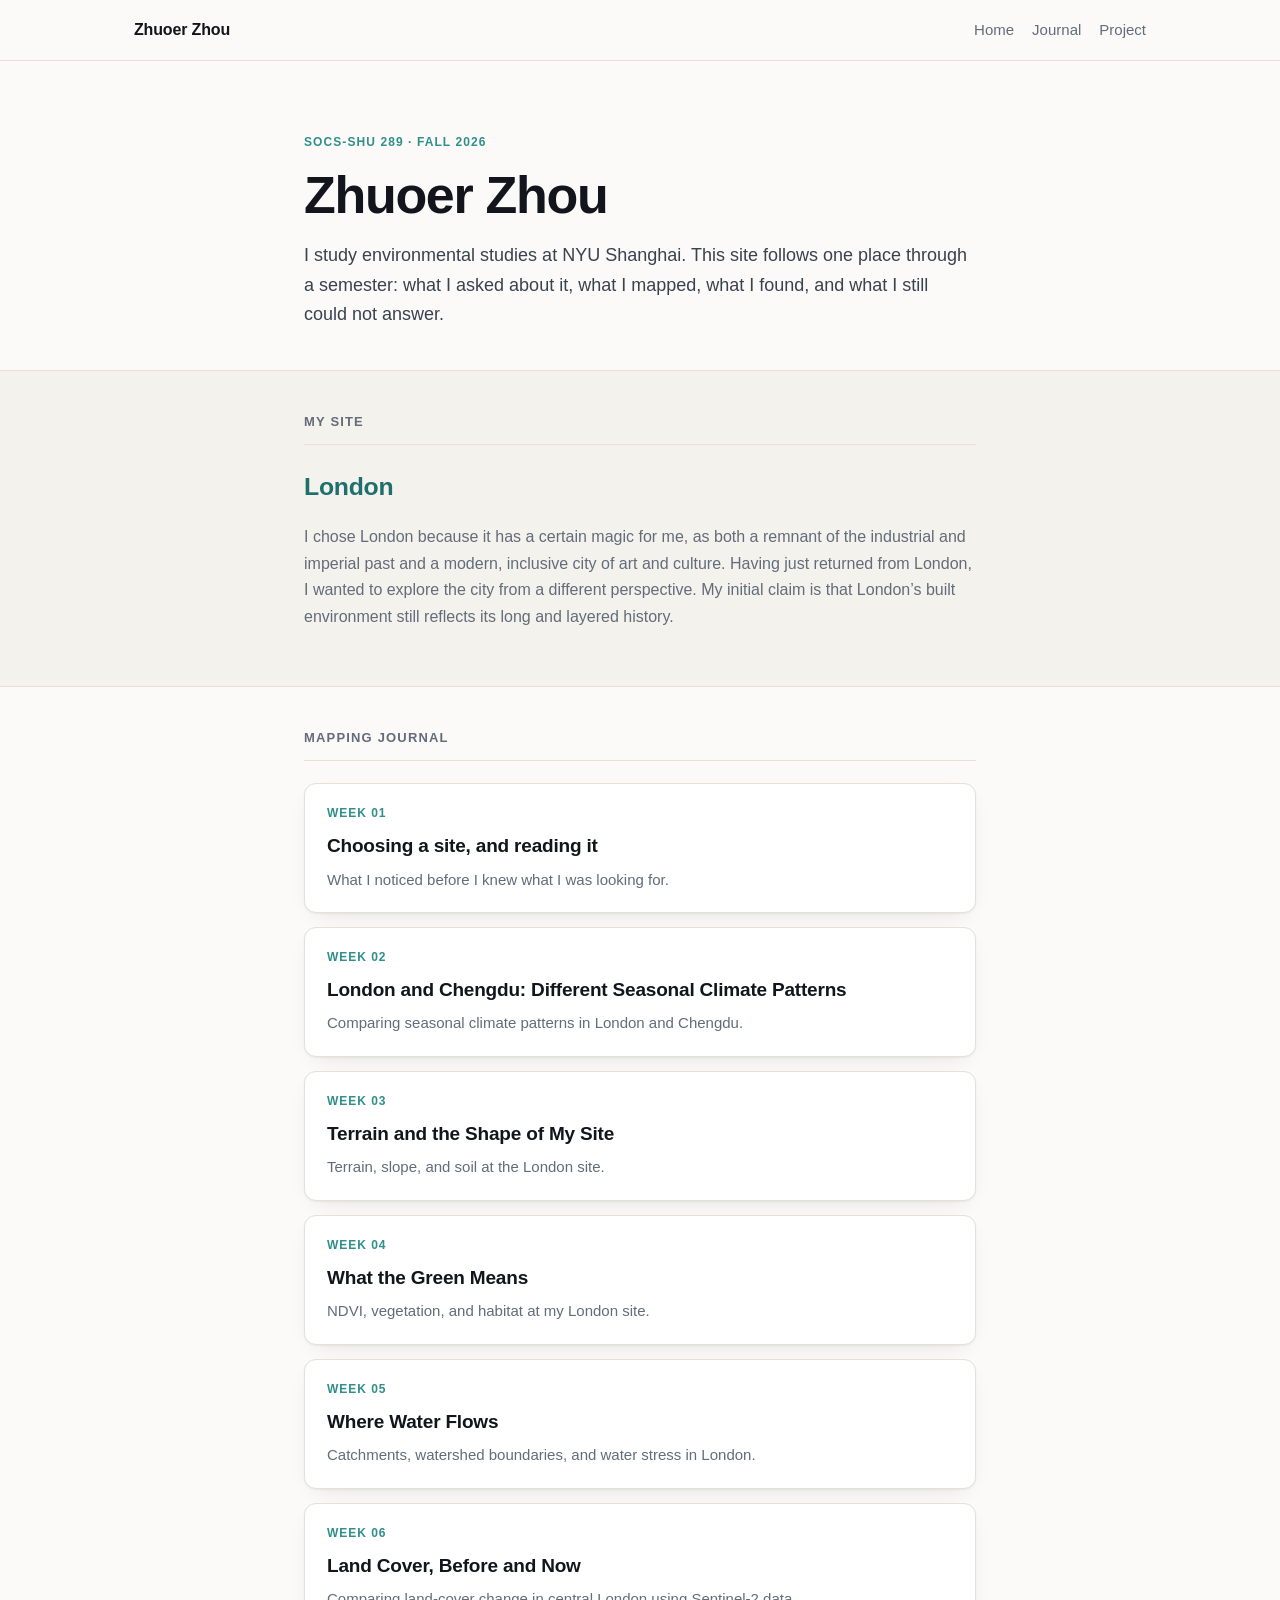
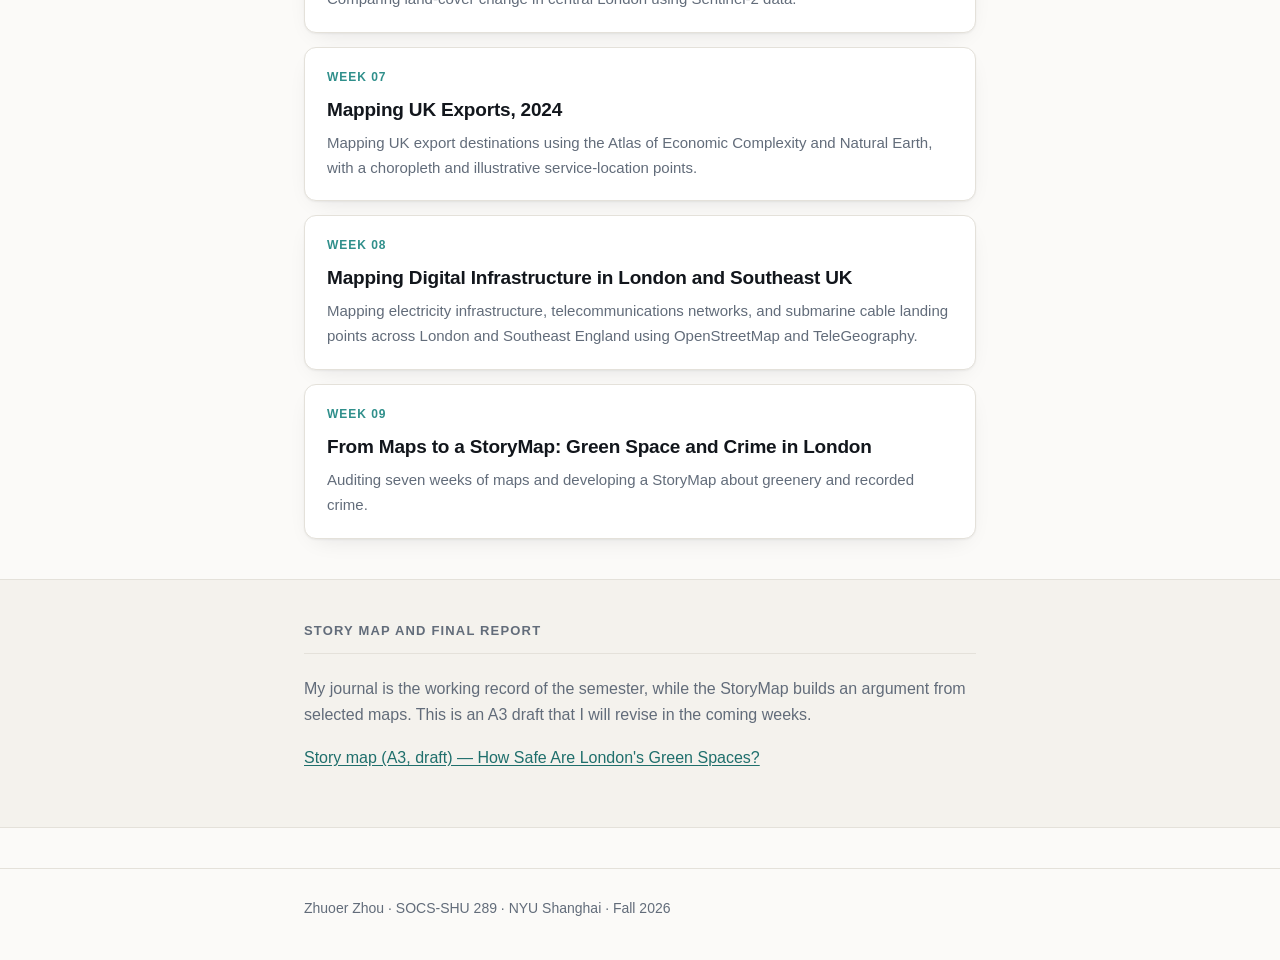
<file: index.html>
<!DOCTYPE html>
<html lang="en">
<head>
<meta charset="utf-8">
<meta name="viewport" content="width=device-width, initial-scale=1">

<!-- ============================================================
     EDIT THIS: the text between <title> and </title> shows up in
     the browser tab and in search results.
     ============================================================ -->
<title>Zhuoer Zhou · Planet, Place, and Power</title>

<meta name="description" content="Site analysis and mapping journal, SOCS-SHU 289 at NYU Shanghai.">
<link rel="stylesheet" href="style.css">
</head>

<body>
<a class="skip" href="#main">Skip to content</a>

<header class="site-head">
  <div class="wrap">
    <!-- EDIT THIS: your name, as you want it read. -->
    <a class="brand" href="index.html">Zhuoer Zhou</a>
    <nav>
      <a href="index.html">Home</a>
      <a href="#journal">Journal</a>
      <a href="#project">Project</a>
    </nav>
  </div>
</header>

<main id="main">

  <!-- ============================================================
       THE TOP OF THE PAGE
       EDIT THIS: the kicker, the heading, and the paragraph.
       Keep the paragraph to two or three sentences.
       ============================================================ -->
  <section class="hero">
    <div class="wrap wrap-narrow">
      <p class="kicker">SOCS-SHU 289 · Fall 2026</p>
      <h1>Zhuoer Zhou</h1>
      <p class="lede">
        I study environmental studies at NYU Shanghai. This site follows one
        place through a semester: what I asked about it, what I mapped, what
        I found, and what I still could not answer.
      </p>
    </div>
  </section>

  <!-- ============================================================
       YOUR SITE
       EDIT THIS: replace the placeholder with the place you chose
       in class, and the sentence you wrote about it.
       ============================================================ -->
  <section id="site" class="band">
    <div class="wrap wrap-narrow">
      <h2>My site</h2>
      <p class="site-name">London</p>
      <p class="muted">
        I chose London because it has a certain magic for me, as both a remnant of the industrial and imperial past and a modern, inclusive city of art and culture. 
        Having just returned from London, I wanted to explore the city from a different perspective. 
        My initial claim is that London’s built environment still reflects its long and layered history.
      </p>
    </div>
  </section>

  <!-- ============================================================
       JOURNAL ENTRIES
       To add a week: copy one <li> block below, paste it, edit it.
       Delete the ones you have not done yet.
       ============================================================ -->
  <section id="journal">
    <div class="wrap wrap-narrow">
      <h2>Mapping journal</h2>

      <ul class="cards">

        <li class="card">
          <a href="journal/week-01.html">
            <span class="card-num">Week 01</span>
            <span class="card-title">Choosing a site, and reading it</span>
            <span class="card-note">
              What I noticed before I knew what I was looking for.
            </span>
          </a>
        </li>
           
           <li class="card">
          <a href="journal/week-02.html">
            <span class="card-num">Week 02</span>
            <span class="card-title">London and Chengdu: Different Seasonal Climate Patterns</span>
            <span class="card-note">
              Comparing seasonal climate patterns in London and Chengdu.
            </span>
          </a>
        </li>

        <li class="card">
        <a href="journal/week-03.html">
          <span class="card-num">Week 03</span>
          <span class="card-title">Terrain and the Shape of My Site</span>
          <span class="card-note">
               Terrain, slope, and soil at the London site.
          </span>
        </a>
     </li>

      <li class="card">
        <a href="journal/week-04.html">
          <span class="card-num">Week 04</span>
          <span class="card-title">What the Green Means</span>
          <span class="card-note">
               NDVI, vegetation, and habitat at my London site.
          </span>
        </a>
     </li>

     <li class="card">
       <a href="journal/week-05.html">
       <span class="card-num">Week 05</span>
       <span class="card-title">Where Water Flows</span>
       <span class="card-note">
          Catchments, watershed boundaries, and water stress in London.
     </span>
  </a>
</li>
    <li class="card">
      <a href="journal/week-06.html">
    <span class="card-num">Week 06</span>
    <span class="card-title">Land Cover, Before and Now</span>
    <span class="card-note">
      Comparing land-cover change in central London using Sentinel-2 data.
    </span>
  </a>
</li>
    <li class="card">
  <a href="journal/week-07.html">
    <span class="card-num">Week 07</span>
    <span class="card-title">Mapping UK Exports, 2024</span>
    <span class="card-note">
      Mapping UK export destinations using the Atlas of Economic Complexity
      and Natural Earth, with a choropleth and illustrative service-location points.
    </span>
  </a>
</li>
     <li class="card">
  <a href="journal/week-08.html">
    <span class="card-num">Week 08</span>
    <span class="card-title">Mapping Digital Infrastructure in London and Southeast UK</span>
    <span class="card-note">
      Mapping electricity infrastructure, telecommunications networks,
      and submarine cable landing points across London and Southeast England
      using OpenStreetMap and TeleGeography.
    </span>
  </a>
</li>
     <li class="card">
  <a href="journal/week-09.html">
    <span class="card-num">Week 09</span>
    <span class="card-title">
      From Maps to a StoryMap: Green Space and Crime in London
    </span>
    <span class="card-note">
      Auditing seven weeks of maps and developing a StoryMap
      about greenery and recorded crime.
    </span>
  </a>
</li>
        <!-- to here, to add another. -->

      </ul>
    </div>
  </section>

  <!-- ============================================================
       FINAL PROJECT
       Leave this here all semester. It fills up later.
       ============================================================ -->
  <section id="project" class="band">
    <div class="wrap wrap-narrow">
      <h2>Story map and final report</h2>
      <p class="muted">
  My journal is the working record of the semester,
  while the StoryMap builds an argument from selected maps.
  This is an A3 draft that I will revise in the coming weeks.
</p>

<p>
  <a href="https://arcg.is/19L5vy4"
     target="_blank"
     rel="noopener noreferrer">
    Story map (A3, draft) —
    How Safe Are London's Green Spaces?
  </a>
</p>
    </div>
  </section>

</main>

<footer class="site-foot">
  <div class="wrap wrap-narrow">
    <!-- EDIT THIS: your name and the year. -->
    <p>Zhuoer Zhou · SOCS-SHU 289 · NYU Shanghai · Fall 2026</p>
  </div>
</footer>

</body>
</html>
</file>
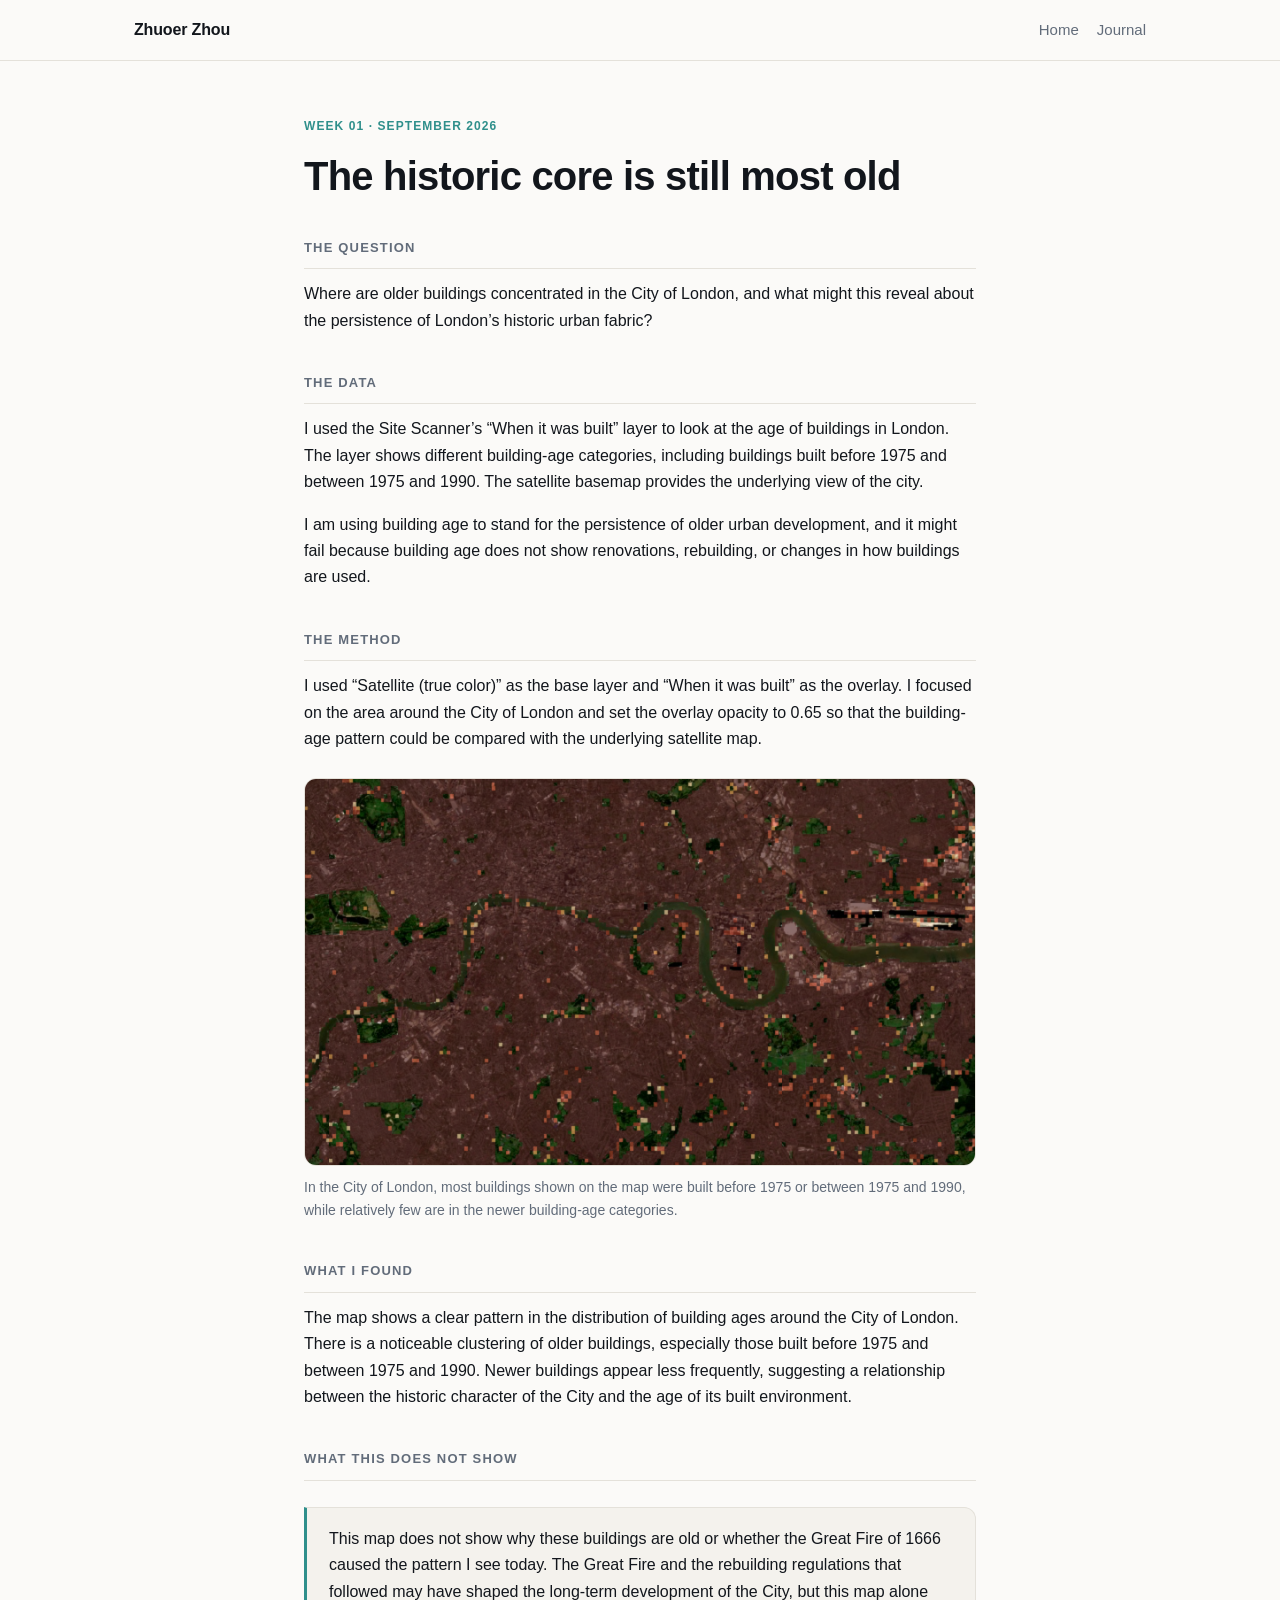
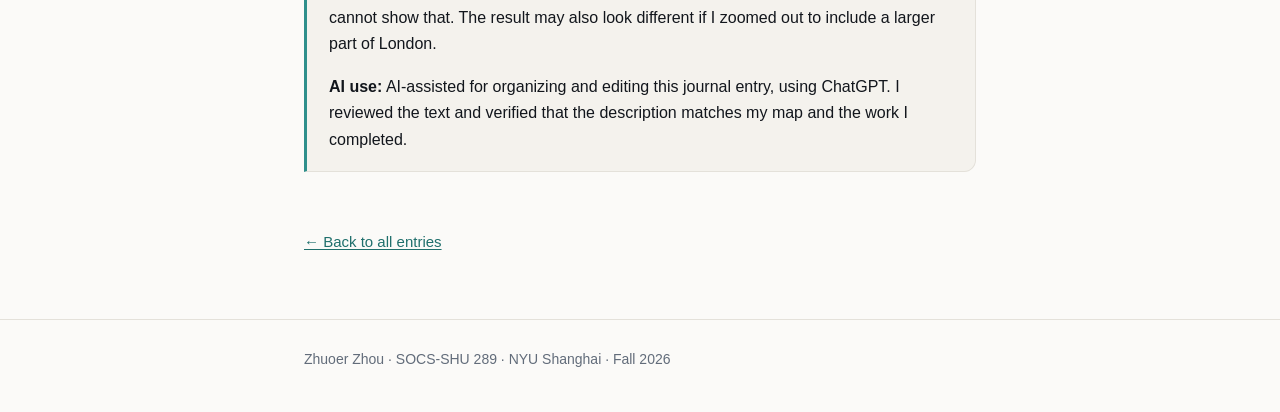
<file: journal/week-01.html>
<!DOCTYPE html>
<html lang="en">
<head>
<meta charset="utf-8">
<meta name="viewport" content="width=device-width, initial-scale=1">
<title>Week 01 · Zhuoer Zhou</title>

<!-- Note the ../ — this page is inside the journal folder, so it has to
     look one level up to find the stylesheet. -->
<link rel="stylesheet" href="../style.css">
</head>

<body>
<a class="skip" href="#main">Skip to content</a>

<header class="site-head">
  <div class="wrap">
    <a class="brand" href="../index.html">Zhuoer Zhou</a>
    <nav>
      <a href="../index.html">Home</a>
      <a href="../index.html#journal">Journal</a>
    </nav>
  </div>
</header>

<main id="main">
<article class="entry">
  <div class="wrap wrap-narrow">

    <p class="kicker">Week 01 · September 2026</p>

    <h1>The historic core is still most old</h1>

    <h2>The question</h2>
    <p>
      Where are older buildings concentrated in the City of London, and what
      might this reveal about the persistence of London’s historic urban fabric?
    </p>

    <h2>The data</h2>
    <p>
      I used the Site Scanner’s “When it was built” layer to look at the age
      of buildings in London. The layer shows different building-age
      categories, including buildings built before 1975 and between 1975 and
      1990. The satellite basemap provides the underlying view of the city.
    </p>
    <p>
      I am using building age to stand for the persistence of older urban
      development, and it might fail because building age does not show
      renovations, rebuilding, or changes in how buildings are used.
    </p>

    <h2>The method</h2>
    <p>
      I used “Satellite (true color)” as the base layer and “When it was built”
      as the overlay. I focused on the area around the City of London and set
      the overlay opacity to 0.65 so that the building-age pattern could be
      compared with the underlying satellite map.
    </p>

    <figure>
      <img src="london-week-01.png" alt="A map of the City of London showing that most buildings in the mapped area were built before 1975 or between 1975 and 1990, with relatively few newer buildings.">
      <figcaption>
        In the City of London, most buildings shown on the map were built
        before 1975 or between 1975 and 1990, while relatively few are in the
        newer building-age categories.
      </figcaption>
    </figure>

    <h2>What I found</h2>
    <p>
      The map shows a clear pattern in the distribution of building ages
      around the City of London. There is a noticeable clustering of older
      buildings, especially those built before 1975 and between 1975 and
      1990. Newer buildings appear less frequently, suggesting a relationship
      between the historic character of the City and the age of its built
      environment.
    </p>

    <h2>What this does not show</h2>
    <div class="limits">
      <p>
        This map does not show why these buildings are old or whether the
        Great Fire of 1666 caused the pattern I see today. The Great Fire and
        the rebuilding regulations that followed may have shaped the long-term
        development of the City, but this map alone cannot show that. The
        result may also look different if I zoomed out to include a larger
        part of London.
      </p>
      <p>
        <strong>AI use:</strong> AI-assisted for organizing and editing this
        journal entry, using ChatGPT. I reviewed the text and verified that
        the description matches my map and the work I completed.
      </p>
    </div>

    <a class="back" href="../index.html#journal">← Back to all entries</a>

  </div>
</article>
</main>

<footer class="site-foot">
  <div class="wrap wrap-narrow">
    <p>Zhuoer Zhou · SOCS-SHU 289 · NYU Shanghai · Fall 2026</p>
  </div>
</footer>

</body>
</html>
</file>
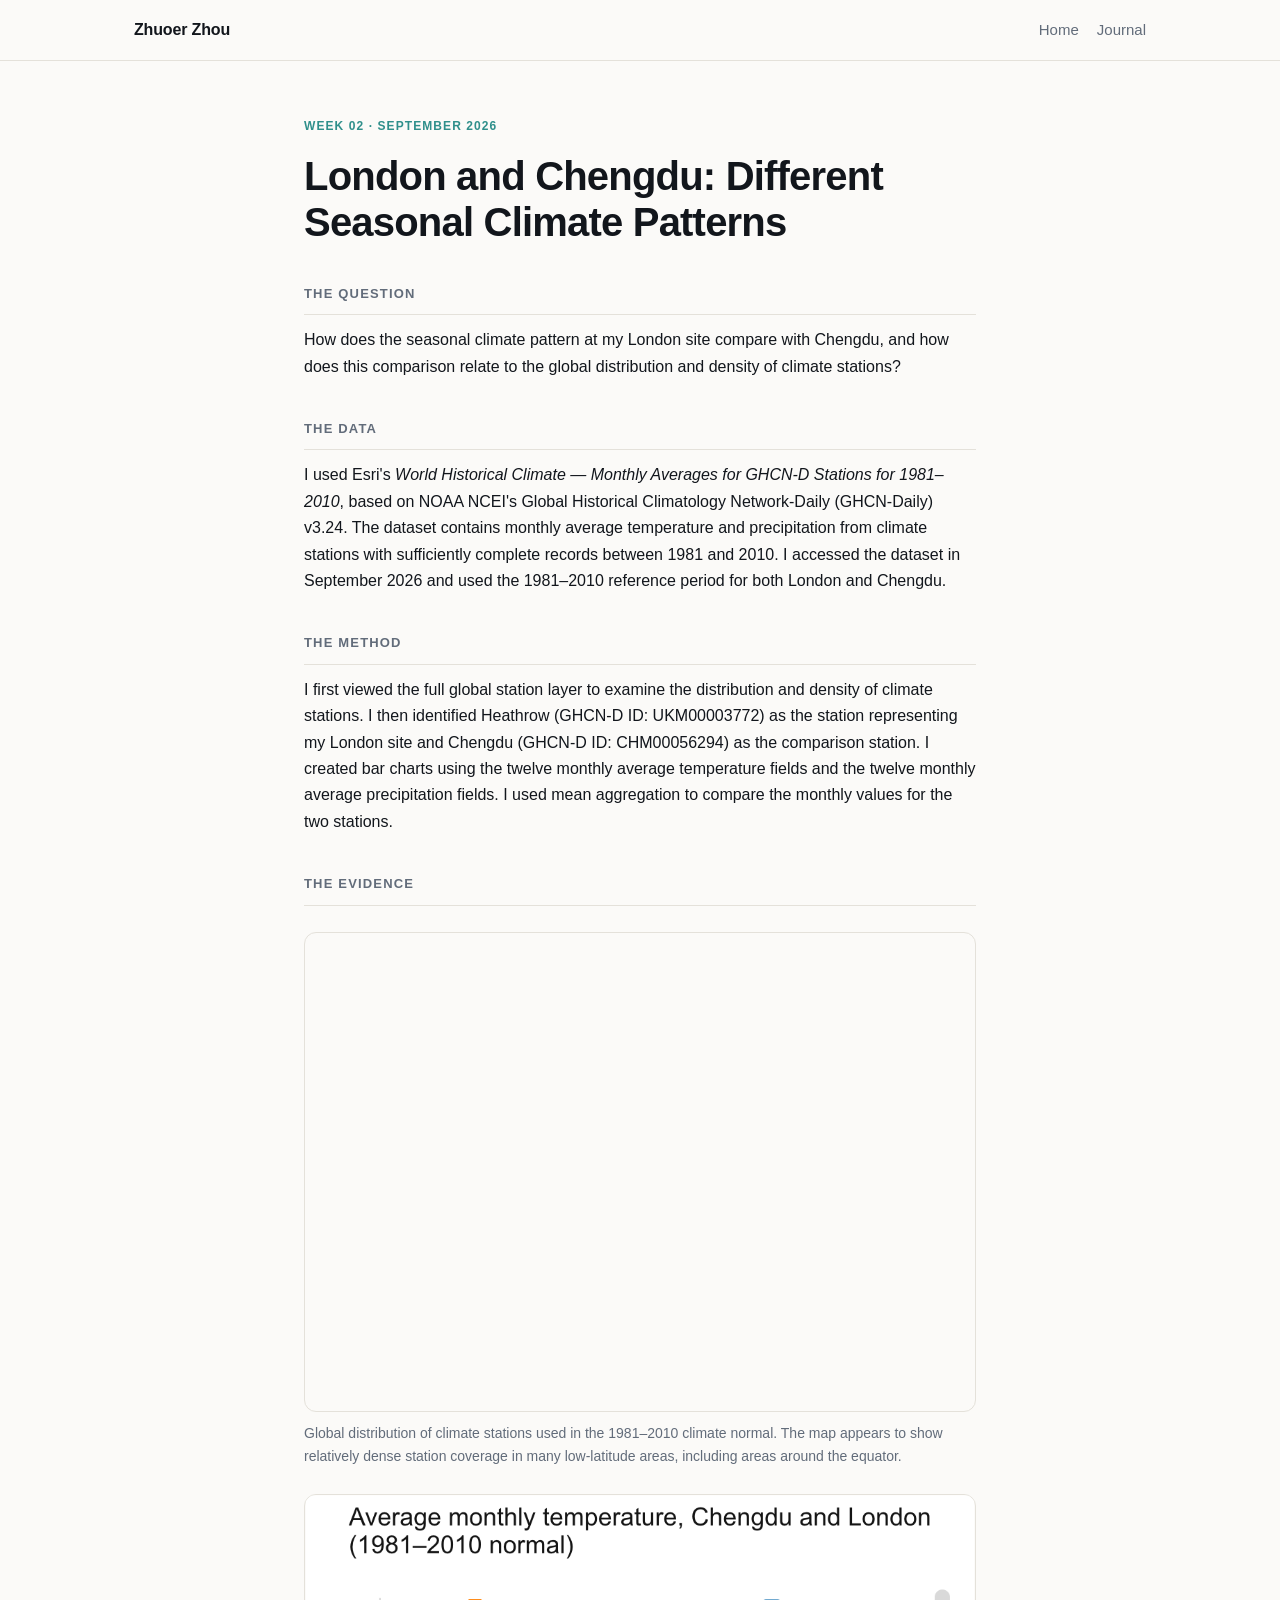
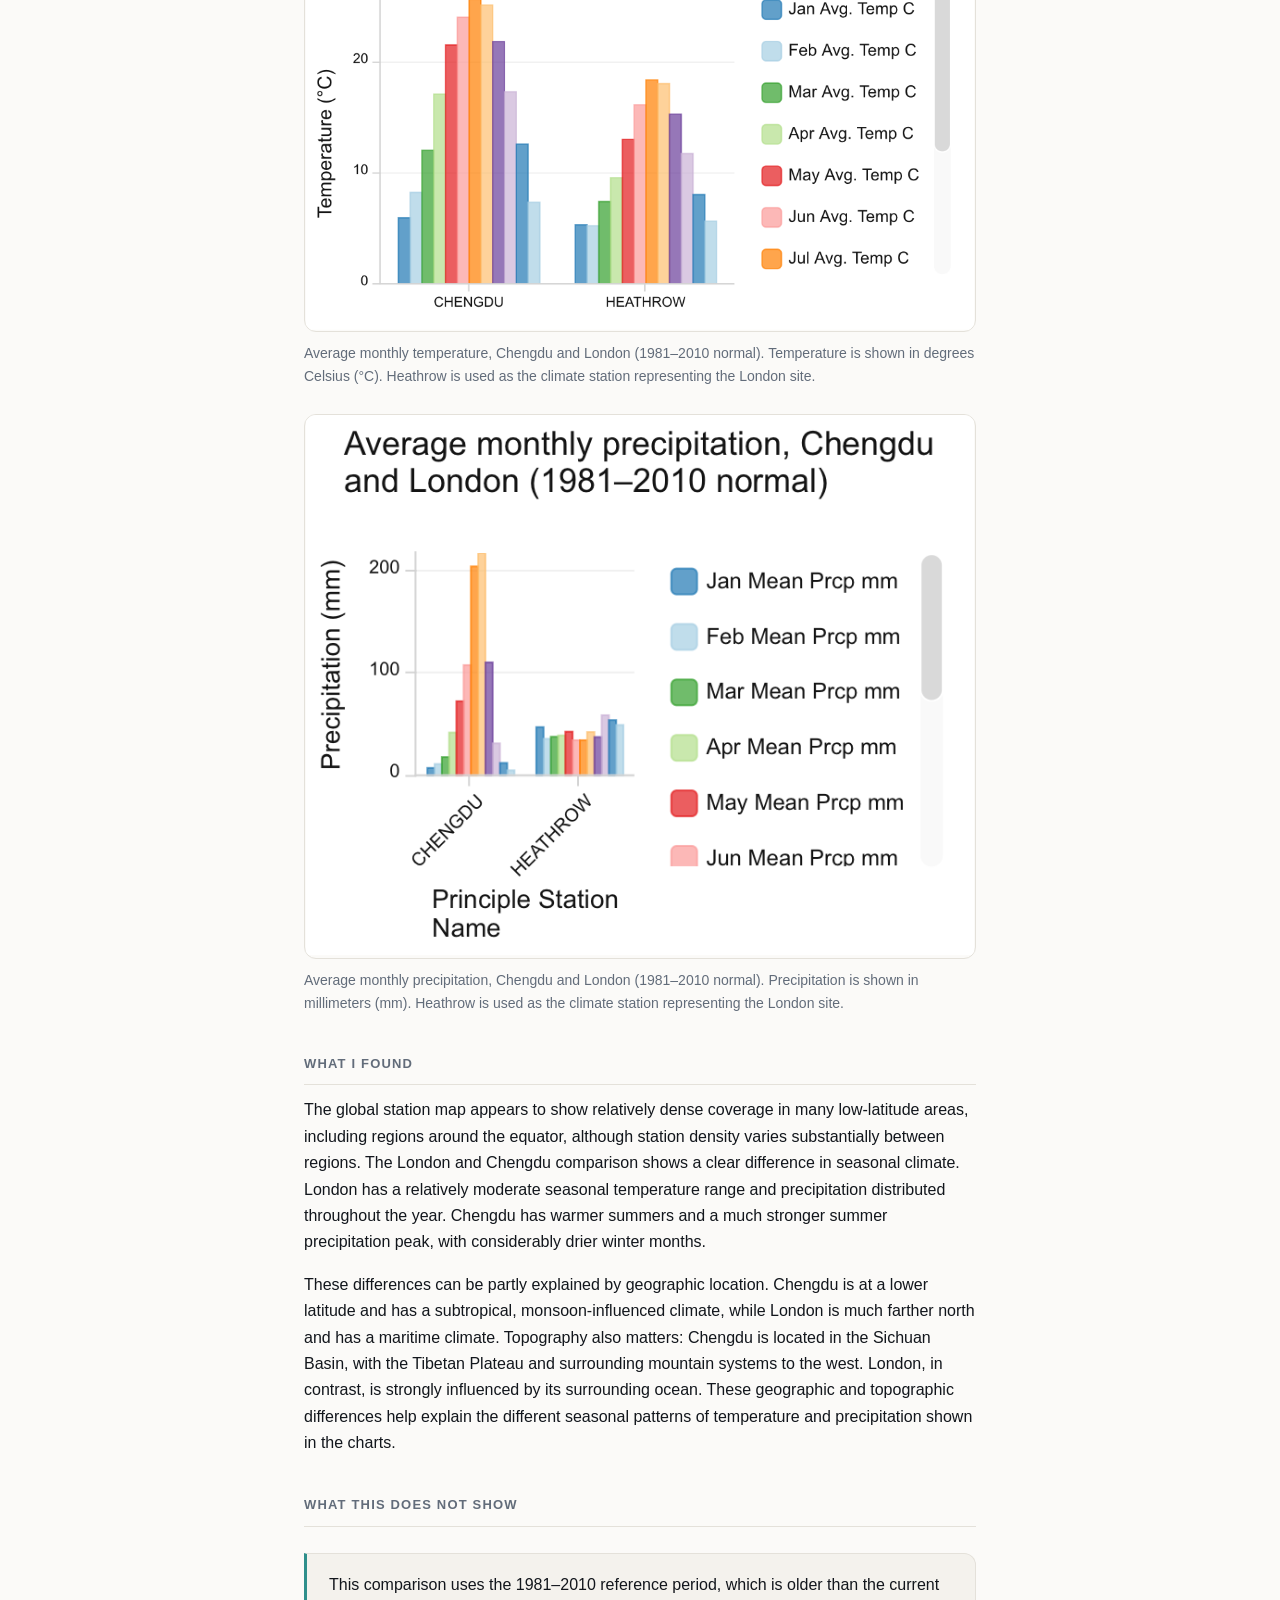
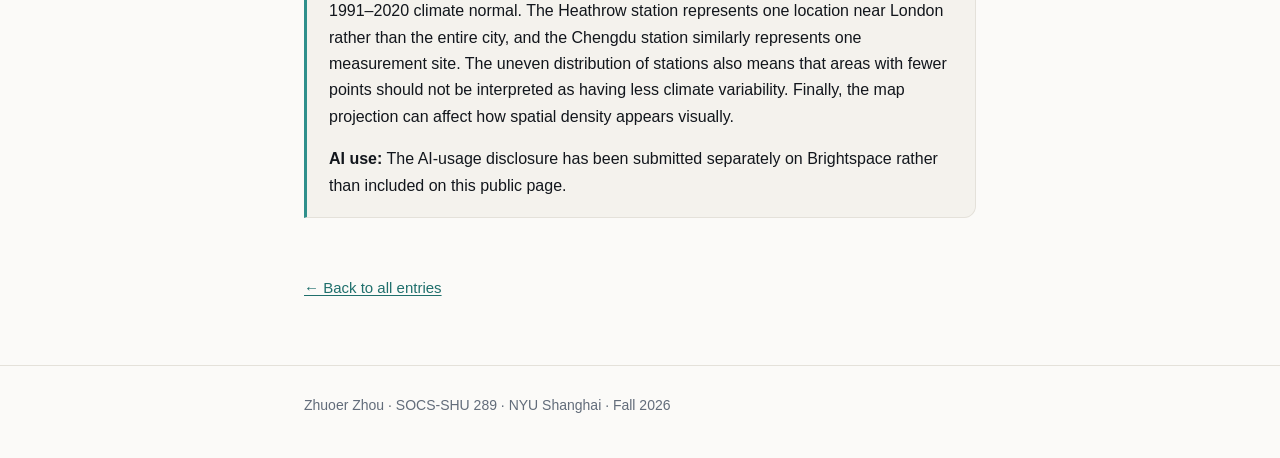
<file: journal/week-02.html>
<!DOCTYPE html>
<html lang="en">
<head>
<meta charset="utf-8">
<meta name="viewport" content="width=device-width, initial-scale=1">
<title>Week 02 · Zhuoer Zhou</title>

<!-- Note the ../ — this page is inside the journal folder, so it has to
     look one level up to find the stylesheet. -->
<link rel="stylesheet" href="../style.css">
</head>

<body>
<a class="skip" href="#main">Skip to content</a>

<header class="site-head">
  <div class="wrap">
    <a class="brand" href="../index.html">Zhuoer Zhou</a>
    <nav>
      <a href="../index.html">Home</a>
      <a href="../index.html#journal">Journal</a>
    </nav>
  </div>
</header>

<main id="main">
<article class="entry">
  <div class="wrap wrap-narrow">

    <p class="kicker">Week 02 · September 2026</p>

    <h1>London and Chengdu: Different Seasonal Climate Patterns</h1>

    <h2>The question</h2>
    <p>
      How does the seasonal climate pattern at my London site compare with
      Chengdu, and how does this comparison relate to the global distribution
      and density of climate stations?
    </p>

    <h2>The data</h2>
    <p>
      I used Esri's <em>World Historical Climate — Monthly Averages for
      GHCN-D Stations for 1981–2010</em>, based on NOAA NCEI's Global
      Historical Climatology Network-Daily (GHCN-Daily) v3.24. The dataset
      contains monthly average temperature and precipitation from climate
      stations with sufficiently complete records between 1981 and 2010.
      I accessed the dataset in September 2026 and used the 1981–2010
      reference period for both London and Chengdu.
    </p>

    <h2>The method</h2>
    <p>
      I first viewed the full global station layer to examine the distribution
      and density of climate stations. I then identified Heathrow
      (GHCN-D ID: UKM00003772) as the station representing my London site
      and Chengdu (GHCN-D ID: CHM00056294) as the comparison station. I
      created bar charts using the twelve monthly average temperature fields
      and the twelve monthly average precipitation fields. I used mean
      aggregation to compare the monthly values for the two stations.
    </p>

    <h2>The evidence</h2>

    <figure>
      <iframe
        width="700"
        height="600"
        allow="local-network-access; geolocation"
        title="Global climate station distribution map for the 1981–2010 climate normal"
        src="https://nyuds.maps.arcgis.com/apps/mapviewer/index.html?configurableview=true&webmap=73a24d19dff14df39fc7291a7e1d280c&theme=light&heading=true&legend=true&scroll=false&basemaps=true&center=65.8370931024581,37.665270141283465&scale=36978595.474472">
      </iframe>

      <figcaption>
        Global distribution of climate stations used in the 1981–2010 climate
        normal. The map appears to show relatively dense station coverage in
        many low-latitude areas, including areas around the equator.
      </figcaption>
    </figure>

    <figure>
      <img
        src="Average%20monthly%20temperature%2C%20Chengdu%20and%20London%20%281981%E2%80%932010%20normal%29.png"
        alt="Average monthly temperature for Chengdu and Heathrow from 1981–2010, showing warmer summers and a larger seasonal temperature range in Chengdu, while Heathrow has milder seasonal variation.">

      <figcaption>
        Average monthly temperature, Chengdu and London (1981–2010 normal).
        Temperature is shown in degrees Celsius (°C). Heathrow is used as the
        climate station representing the London site.
      </figcaption>
    </figure>

    <figure>
      <img
        src="Average%20monthly%20precipitation%2C%20Chengdu%20and%20London%20%281981%E2%80%932010%20normal%29.png"
        alt="Average monthly precipitation for Chengdu and Heathrow from 1981–2010, showing a strong summer precipitation peak in Chengdu, while Heathrow has precipitation distributed more evenly throughout the year.">

      <figcaption>
        Average monthly precipitation, Chengdu and London (1981–2010 normal).
        Precipitation is shown in millimeters (mm). Heathrow is used as the
        climate station representing the London site.
      </figcaption>
    </figure>

    <h2>What I found</h2>
    <p>
      The global station map appears to show relatively dense coverage in
      many low-latitude areas, including regions around the equator, although
      station density varies substantially between regions. The London and
      Chengdu comparison shows a clear difference in seasonal climate. London
      has a relatively moderate seasonal temperature range and precipitation
      distributed throughout the year. Chengdu has warmer summers and a much
      stronger summer precipitation peak, with considerably drier winter
      months.
    </p>

    <p>
      These differences can be partly explained by geographic location.
      Chengdu is at a lower latitude and has a subtropical, monsoon-influenced
      climate, while London is much farther north and has a maritime climate.
      Topography also matters: Chengdu is located in the Sichuan Basin, with
      the Tibetan Plateau and surrounding mountain systems to the west.
      London, in contrast, is strongly influenced by its surrounding ocean.
      These geographic and topographic differences help explain the different
      seasonal patterns of temperature and precipitation shown in the charts.
    </p>

    <h2>What this does not show</h2>
    <div class="limits">
      <p>
        This comparison uses the 1981–2010 reference period, which is older
        than the current 1991–2020 climate normal. The Heathrow station
        represents one location near London rather than the entire city, and
        the Chengdu station similarly represents one measurement site. The
        uneven distribution of stations also means that areas with fewer
        points should not be interpreted as having less climate variability.
        Finally, the map projection can affect how spatial density appears
        visually.
      </p>

      <p>
        <strong>AI use:</strong> The AI-usage disclosure has been submitted
        separately on Brightspace rather than included on this public page.
      </p>
    </div>

    <a class="back" href="../index.html#journal">← Back to all entries</a>

  </div>
</article>
</main>

<footer class="site-foot">
  <div class="wrap wrap-narrow">
    <p>Zhuoer Zhou · SOCS-SHU 289 · NYU Shanghai · Fall 2026</p>
  </div>
</footer>

</body>
</html>
</file>
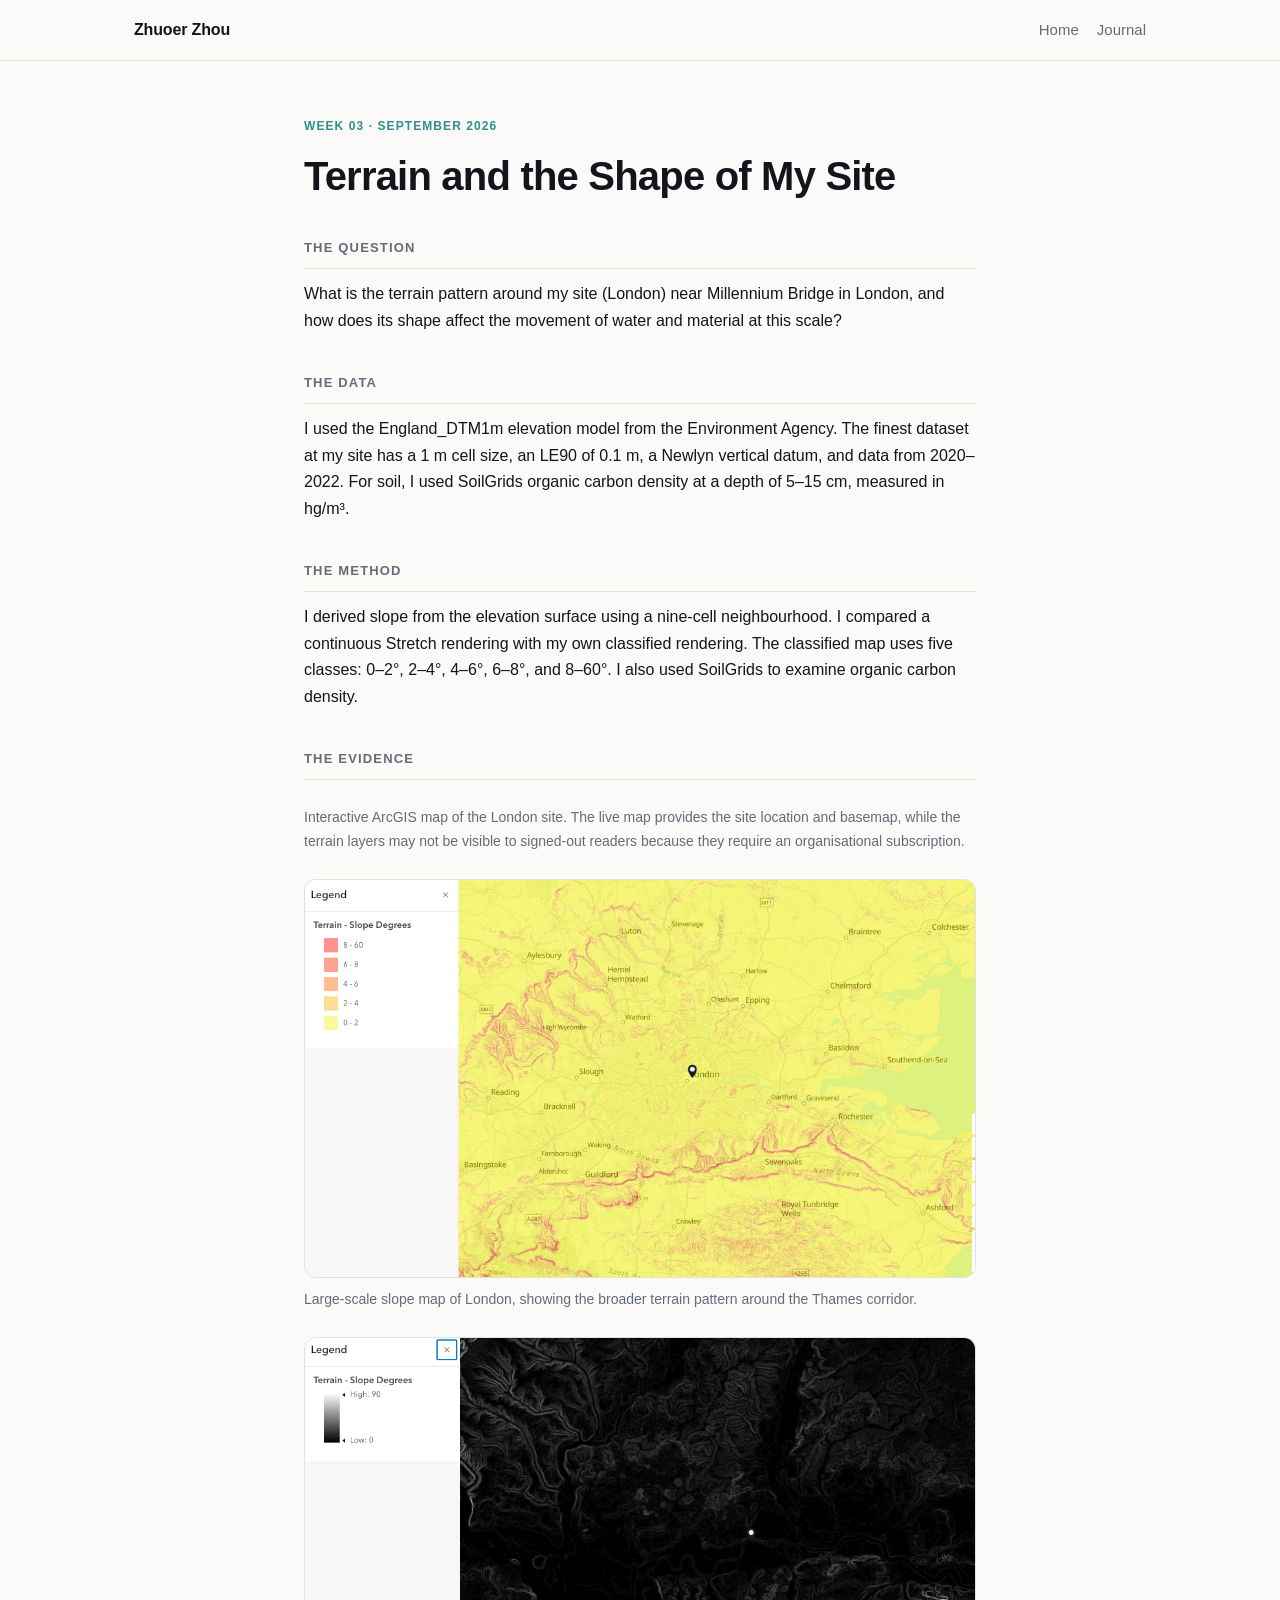
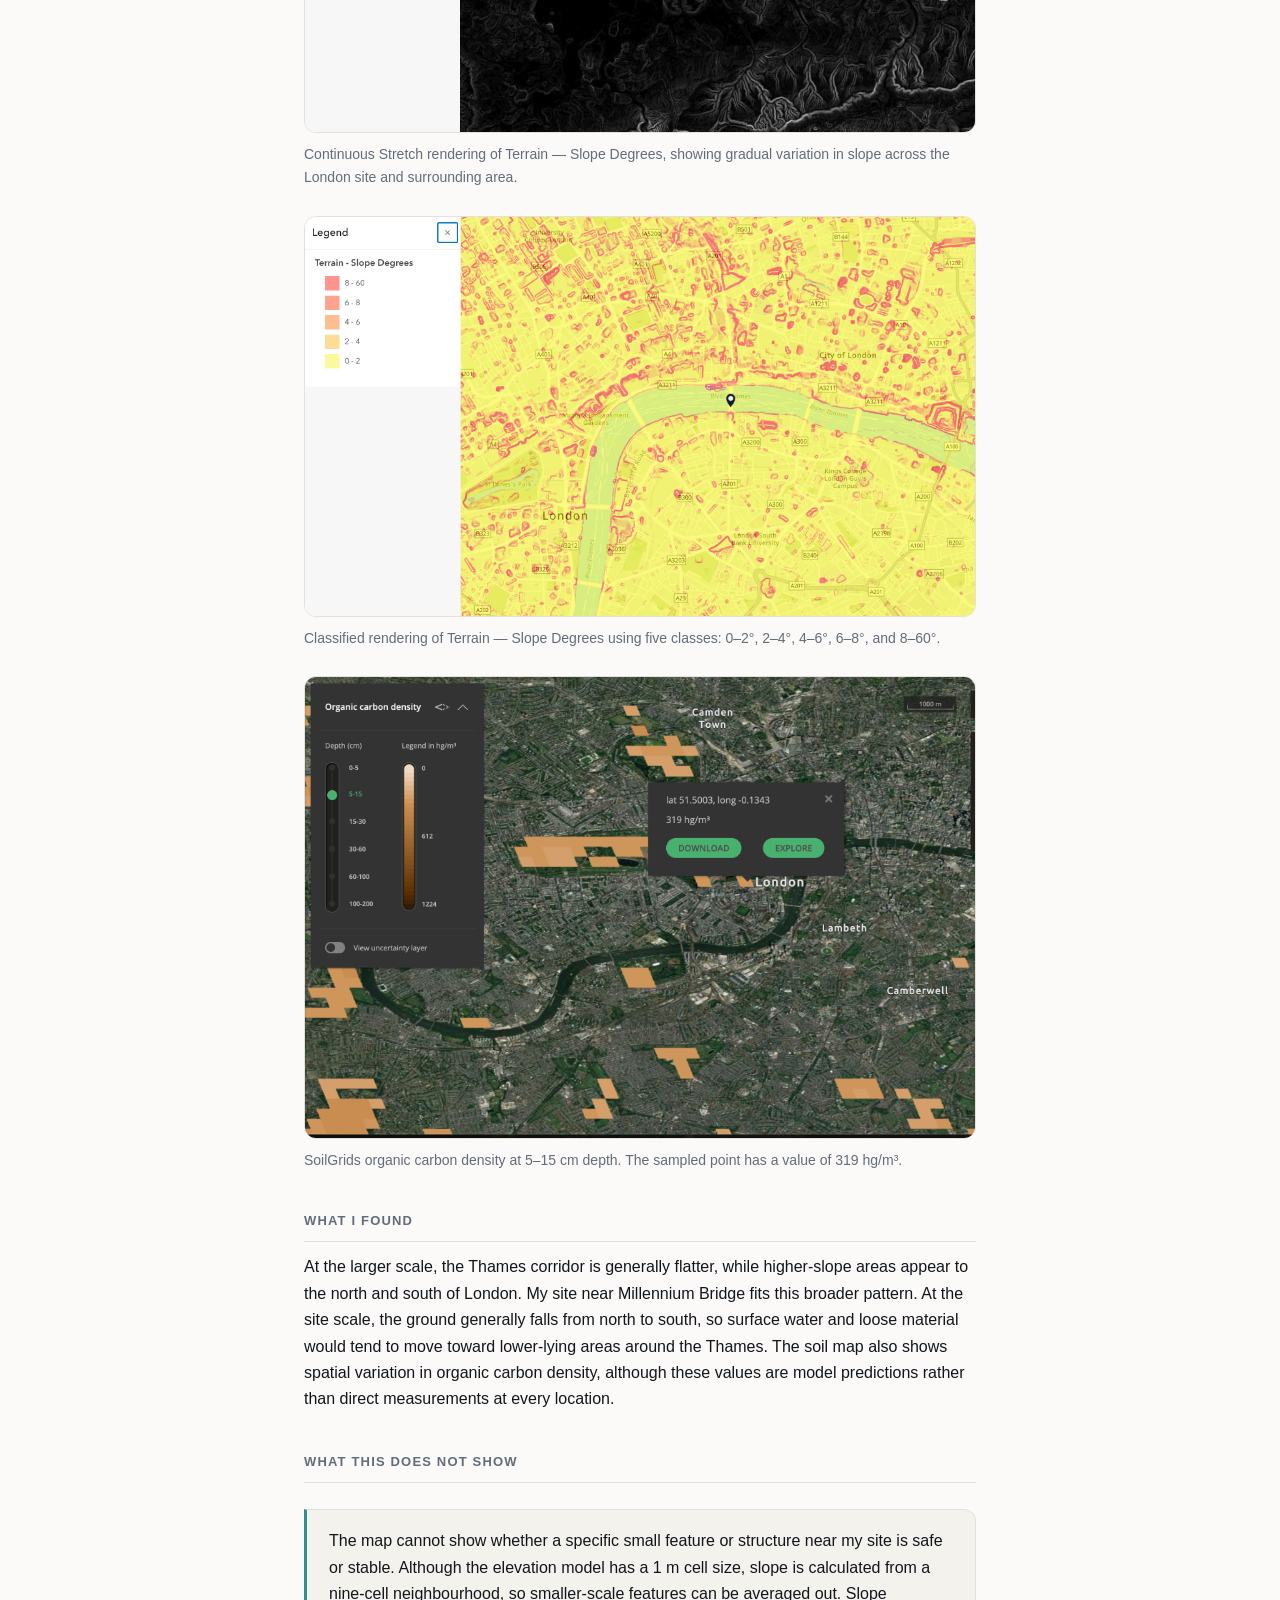
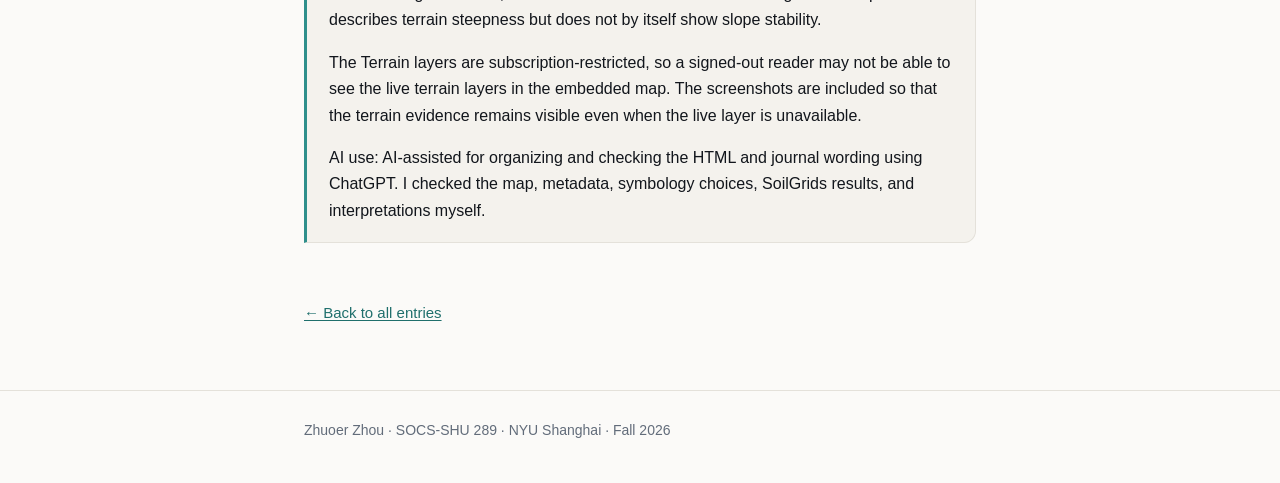
<file: journal/week-03.html>
<!DOCTYPE html>
<html lang="en">
<head>
<meta charset="utf-8">
<meta name="viewport" content="width=device-width, initial-scale=1">
<title>Week 03 · Zhuoer Zhou</title>

<!-- Note the ../ — this page is inside the journal folder, so it has to
     look one level up to find the stylesheet. -->
<link rel="stylesheet" href="../style.css">

<!-- ArcGIS embedded map component -->
<script type="module" src="https://js.arcgis.com/5.1/embeddable-components/"></script>
</head>

<body>
<a class="skip" href="#main">Skip to content</a>

<header class="site-head">
  <div class="wrap">
    <a class="brand" href="../index.html">Zhuoer Zhou</a>
    <nav>
      <a href="../index.html">Home</a>
      <a href="../index.html#journal">Journal</a>
    </nav>
  </div>
</header>

<main id="main">
<article class="entry">
  <div class="wrap wrap-narrow">

    <p class="kicker">Week 03 · September 2026</p>

    <h1>Terrain and the Shape of My Site</h1>

    <h2>The question</h2>
    <p>
      What is the terrain pattern around my site (London) near Millennium Bridge in
      London, and how does its shape affect the movement of water and material
      at this scale?
    </p>

    <h2>The data</h2>
    <p>
      I used the England_DTM1m elevation model from the Environment Agency.
      The finest dataset at my site has a 1 m cell size, an LE90 of 0.1 m,
      a Newlyn vertical datum, and data from 2020–2022. For soil, I used
      SoilGrids organic carbon density at a depth of 5–15 cm, measured in
      hg/m³.
    </p>

    <h2>The method</h2>
    <p>
      I derived slope from the elevation surface using a nine-cell
      neighbourhood. I compared a continuous Stretch rendering with my own
      classified rendering. The classified map uses five classes: 0–2°,
      2–4°, 4–6°, 6–8°, and 8–60°. I also used SoilGrids to examine organic
      carbon density.
    </p>

    <h2>The evidence</h2>

    <figure>
      <arcgis-embedded-map
        style="height:600px;width:700px;"
        item-id="6c6f4658ab03400eaae737887e04e7c0"
        theme="light"
        heading-enabled
        legend-enabled
        share-enabled
        time-zone-label-enabled
        center="-0.10268887248608254,51.50504731670705"
        scale="36111.909643"
        portal-url="https://nyuds.maps.arcgis.com">
      </arcgis-embedded-map>

      <figcaption>
        Interactive ArcGIS map of the London site. The live map provides the
        site location and basemap, while the terrain layers may not be visible
        to signed-out readers because they require an organisational
        subscription.
      </figcaption>
    </figure>

    <figure>
      <img
        src="London-Slope-Large-Scale.png"
        alt="Large-scale slope map of London showing generally gentle terrain around the Thames corridor and higher-slope areas toward the north and south.">

      <figcaption>
        Large-scale slope map of London, showing the broader terrain pattern
        around the Thames corridor.
      </figcaption>
    </figure>

    <figure>
      <img
        src="Slope-Degrees-Stretch.png"
        alt="Continuous Stretch rendering of slope degrees around the London site, showing generally gentle slopes around the Thames corridor and steeper areas in parts of northern and southern London.">

      <figcaption>
        Continuous Stretch rendering of Terrain — Slope Degrees, showing
        gradual variation in slope across the London site and surrounding
        area.
      </figcaption>
    </figure>

    <figure>
      <img
        src="Slope-Degrees-Classified.png"
        alt="Classified rendering of slope degrees using five classes from 0–2, 2–4, 4–6, 6–8, and 8–60 degrees, showing mostly low-slope areas around the Thames corridor.">

      <figcaption>
        Classified rendering of Terrain — Slope Degrees using five classes:
        0–2°, 2–4°, 4–6°, 6–8°, and 8–60°.
      </figcaption>
    </figure>

    <figure>
      <img
        src="SoilGrids-Organic-Carbon.png"
        alt="SoilGrids map of organic carbon density at 5–15 cm depth around London, with a sampled value of 319 hg per cubic metre.">

      <figcaption>
        SoilGrids organic carbon density at 5–15 cm depth. The sampled point
        has a value of 319 hg/m³.
      </figcaption>
    </figure>

    <h2>What I found</h2>
    <p>
      At the larger scale, the Thames corridor is generally flatter, while
      higher-slope areas appear to the north and south of London. My site near
      Millennium Bridge fits this broader pattern. At the site scale, the
      ground generally falls from north to south, so surface water and loose
      material would tend to move toward lower-lying areas around the Thames.
      The soil map also shows spatial variation in organic carbon density,
      although these values are model predictions rather than direct
      measurements at every location.
    </p>

    <h2>What this does not show</h2>
    <div class="limits">
      <p>
        The map cannot show whether a specific small feature or structure near
        my site is safe or stable. Although the elevation model has a 1 m cell
        size, slope is calculated from a nine-cell neighbourhood, so
        smaller-scale features can be averaged out. Slope describes terrain
        steepness but does not by itself show slope stability.
      </p>

      <p>
        The Terrain layers are subscription-restricted, so a signed-out
        reader may not be able to see the live terrain layers in the embedded
        map. The screenshots are included so that the terrain evidence remains
        visible even when the live layer is unavailable.
      </p>

      <p>
        AI use: AI-assisted for organizing and checking the HTML and journal
        wording using ChatGPT. I checked the map, metadata, symbology choices,
        SoilGrids results, and interpretations myself.
      </p>
    </div>

    <a class="back" href="../index.html#journal">← Back to all entries</a>

  </div>
</article>
</main>

<footer class="site-foot">
  <div class="wrap wrap-narrow">
    <p>Zhuoer Zhou · SOCS-SHU 289 · NYU Shanghai · Fall 2026</p>
  </div>
</footer>

</body>
</html>
</file>
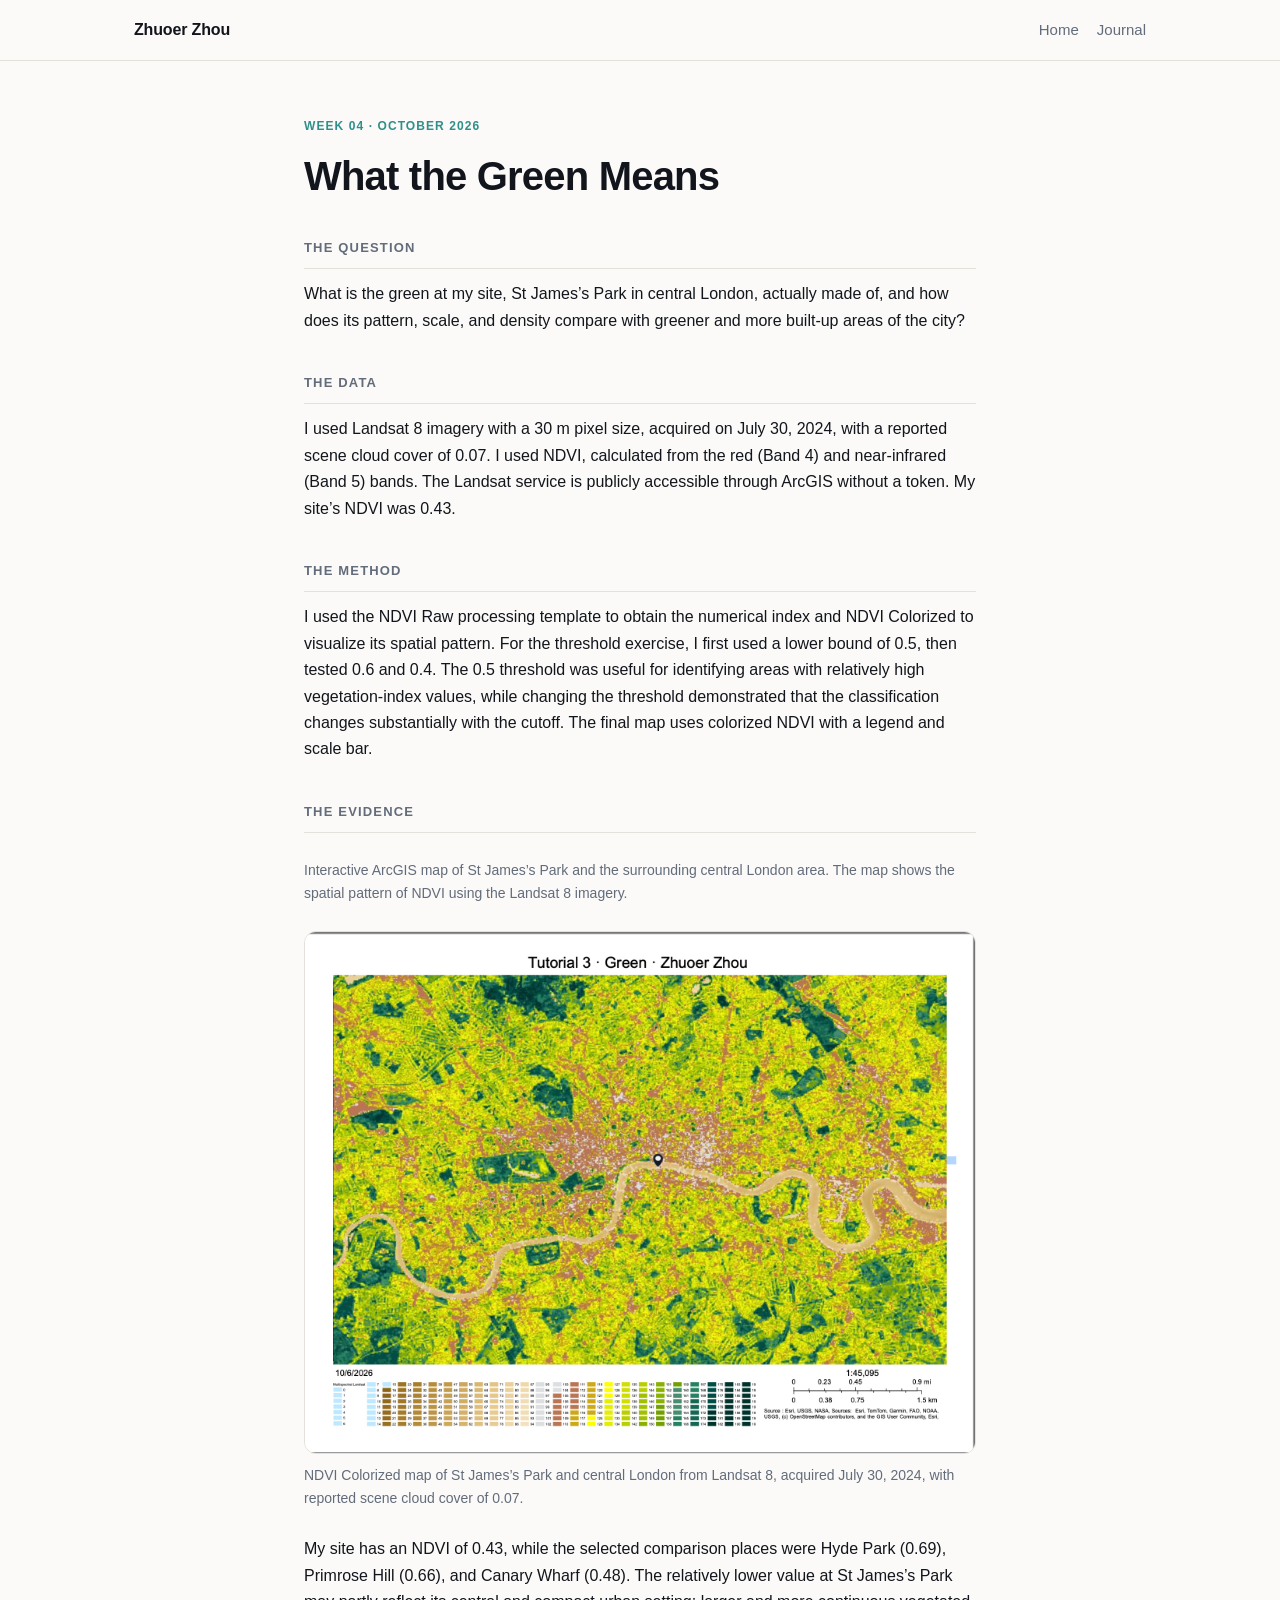
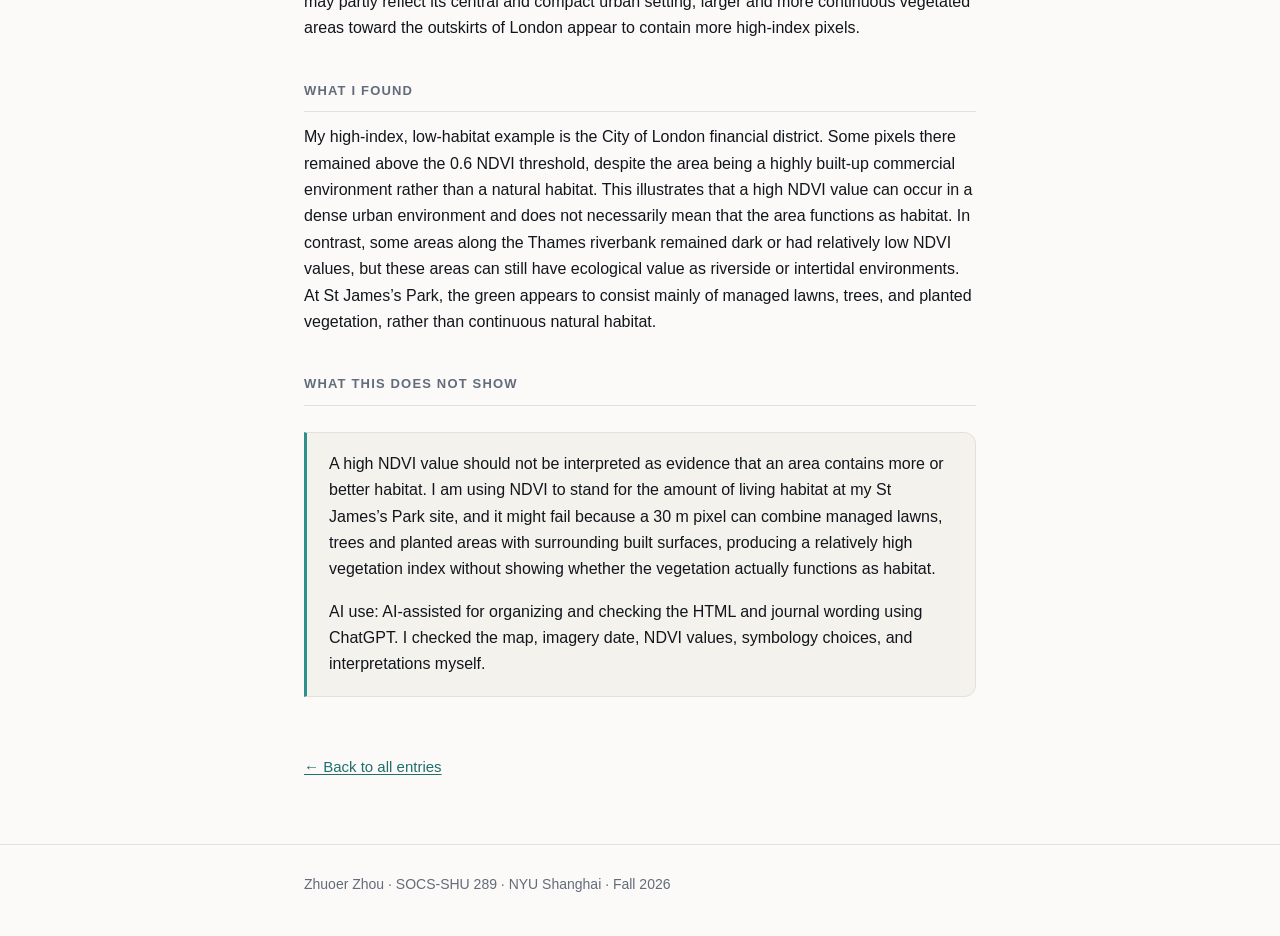
<file: journal/week-04.html>
<!DOCTYPE html>
<html lang="en">
<head>
<meta charset="utf-8">
<meta name="viewport" content="width=device-width, initial-scale=1">
<title>Week 04 · Zhuoer Zhou</title>

<!-- Note the ../ — this page is inside the journal folder, so it has to
     look one level up to find the stylesheet. -->
<link rel="stylesheet" href="../style.css">

<!-- ArcGIS embedded map component -->
<script type="module" src="https://js.arcgis.com/5.1/embeddable-components/"></script>
</head>

<body>
<a class="skip" href="#main">Skip to content</a>

<header class="site-head">
  <div class="wrap">
    <a class="brand" href="../index.html">Zhuoer Zhou</a>
    <nav>
      <a href="../index.html">Home</a>
      <a href="../index.html#journal">Journal</a>
    </nav>
  </div>
</header>

<main id="main">
<article class="entry">
  <div class="wrap wrap-narrow">

    <p class="kicker">Week 04 · October 2026</p>

    <h1>What the Green Means</h1>

    <h2>The question</h2>
    <p>
      What is the green at my site, St James’s Park in central London,
      actually made of, and how does its pattern, scale, and density compare
      with greener and more built-up areas of the city?
    </p>

    <h2>The data</h2>
    <p>
      I used Landsat 8 imagery with a 30 m pixel size, acquired on July 30,
      2024, with a reported scene cloud cover of 0.07. I used NDVI, calculated
      from the red (Band 4) and near-infrared (Band 5) bands. The Landsat
      service is publicly accessible through ArcGIS without a token. My site’s
      NDVI was 0.43.
    </p>

    <h2>The method</h2>
    <p>
      I used the NDVI Raw processing template to obtain the numerical index
      and NDVI Colorized to visualize its spatial pattern. For the threshold
      exercise, I first used a lower bound of 0.5, then tested 0.6 and 0.4.
      The 0.5 threshold was useful for identifying areas with relatively high
      vegetation-index values, while changing the threshold demonstrated that
      the classification changes substantially with the cutoff. The final map
      uses colorized NDVI with a legend and scale bar.
    </p>

    <h2>The evidence</h2>

    <figure>
      <arcgis-embedded-map
        style="height:600px;width:700px;"
        item-id="86d3c2221641430da9b41226d971dc8a"
        theme="light"
        bookmarks-enabled
        heading-enabled
        legend-enabled
        time-zone-label-enabled
        center="-0.10049669679703738,51.48715038265921"
        scale="144447.638572"
        portal-url="https://nyuds.maps.arcgis.com">
      </arcgis-embedded-map>

      <figcaption>
        Interactive ArcGIS map of St James’s Park and the surrounding central
        London area. The map shows the spatial pattern of NDVI using the
        Landsat 8 imagery.
      </figcaption>
    </figure>

    <figure>
      <img
        src="london_ndvi_map.png"
        alt="NDVI Colorized map showing St James’s Park and surrounding central London, with variation in vegetation index across the urban area.">

      <figcaption>
        NDVI Colorized map of St James’s Park and central London from Landsat 8,
        acquired July 30, 2024, with reported scene cloud cover of 0.07.
      </figcaption>
    </figure>

    <p>
      My site has an NDVI of 0.43, while the selected comparison places were
      Hyde Park (0.69), Primrose Hill (0.66), and Canary Wharf (0.48). The
      relatively lower value at St James’s Park may partly reflect its central
      and compact urban setting; larger and more continuous vegetated areas
      toward the outskirts of London appear to contain more high-index pixels.
    </p>

    <h2>What I found</h2>
    <p>
  My high-index, low-habitat example is the City of London financial
  district. Some pixels there remained above the 0.6 NDVI threshold,
  despite the area being a highly built-up commercial environment rather
  than a natural habitat. This illustrates that a high NDVI value can
  occur in a dense urban environment and does not necessarily mean that
  the area functions as habitat. In contrast, some areas along the Thames
  riverbank remained dark or had relatively low NDVI values, but these
  areas can still have ecological value as riverside or intertidal
  environments. At St James’s Park, the green appears to consist mainly
  of managed lawns, trees, and planted vegetation, rather than continuous
  natural habitat.
    </p>

    <h2>What this does not show</h2>
    <div class="limits">

      <p>
        A high NDVI value should not be interpreted as evidence that an area
        contains more or better habitat. I am using NDVI to stand for the
        amount of living habitat at my St James’s Park site, and it might fail
        because a 30 m pixel can combine managed lawns, trees and planted
        areas with surrounding built surfaces, producing a relatively high
        vegetation index without showing whether the vegetation actually
        functions as habitat.
      </p>

      <p>
        AI use: AI-assisted for organizing and checking the HTML and journal
        wording using ChatGPT. I checked the map, imagery date, NDVI values,
        symbology choices, and interpretations myself.
      </p>

    </div>

    <a class="back" href="../index.html#journal">← Back to all entries</a>

  </div>
</article>
</main>

<footer class="site-foot">
  <div class="wrap wrap-narrow">
    <p>Zhuoer Zhou · SOCS-SHU 289 · NYU Shanghai · Fall 2026</p>
  </div>
</footer>

</body>
</html>
</file>
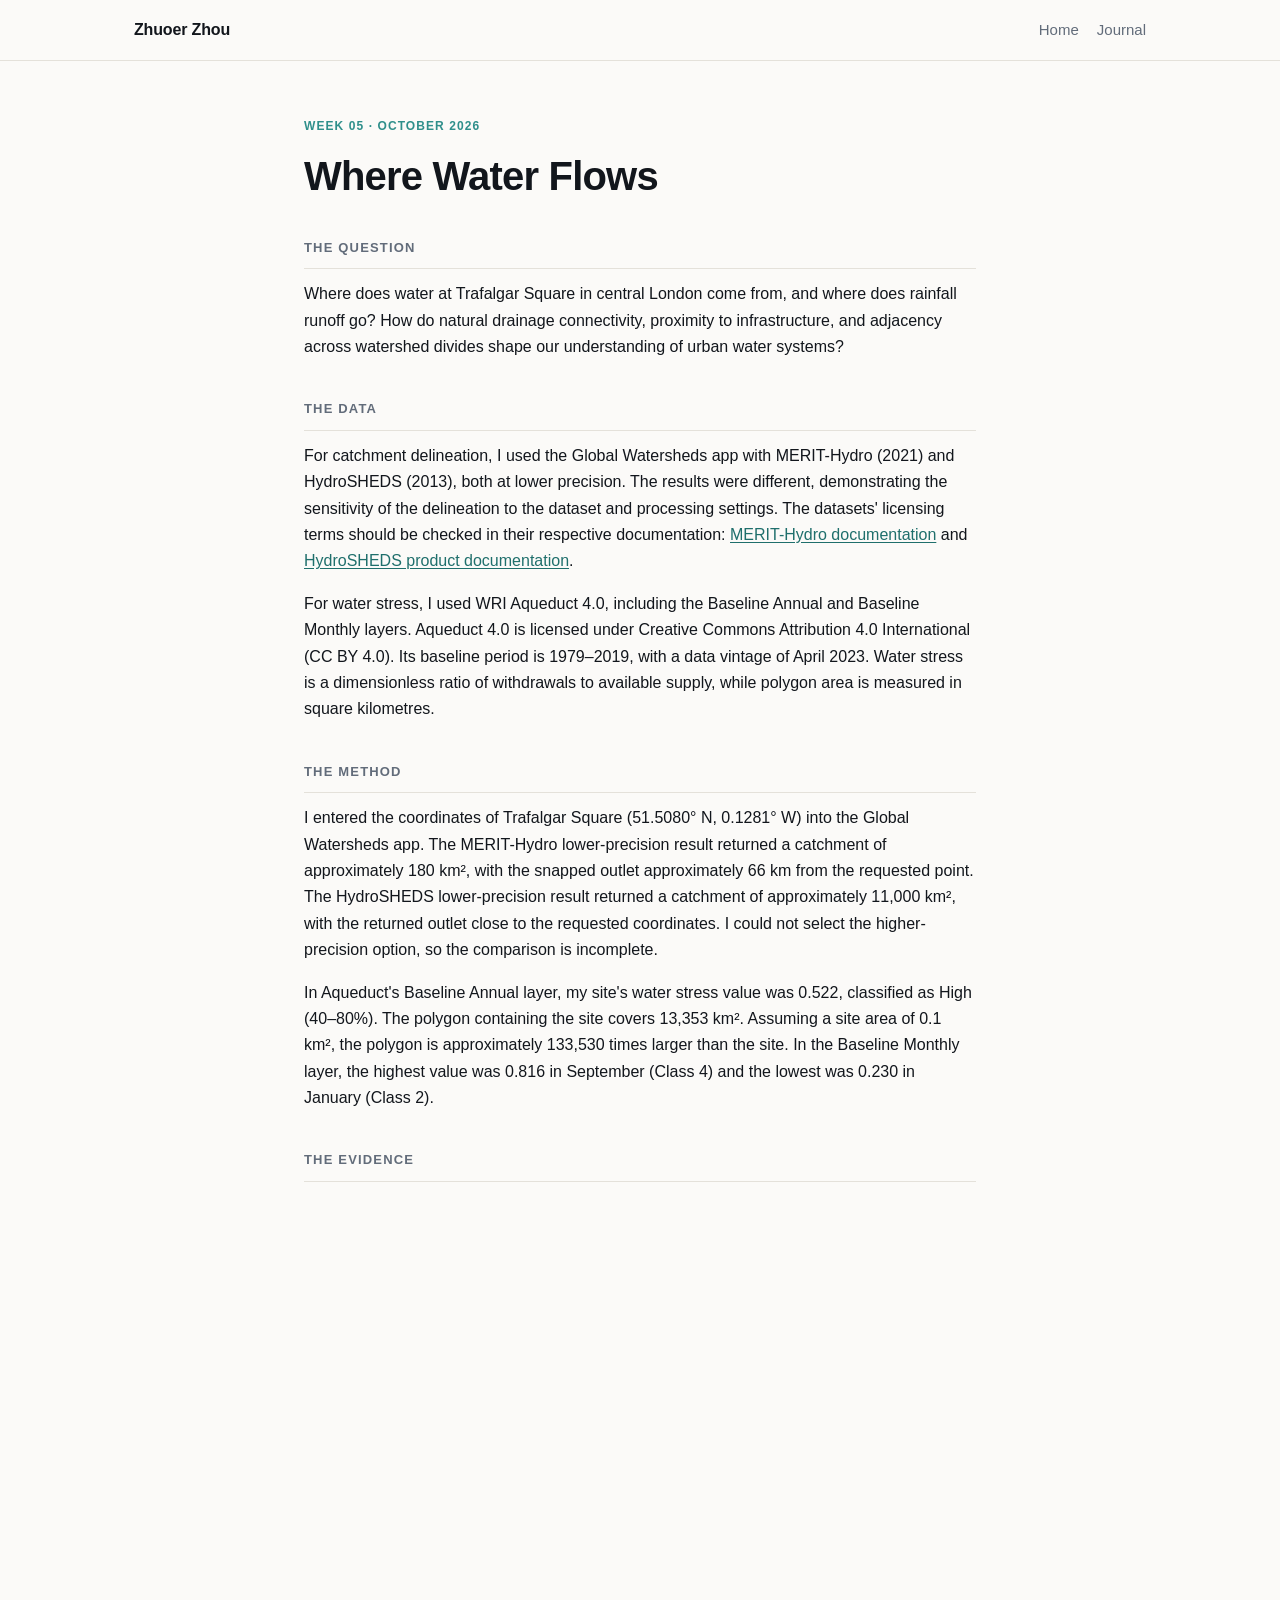
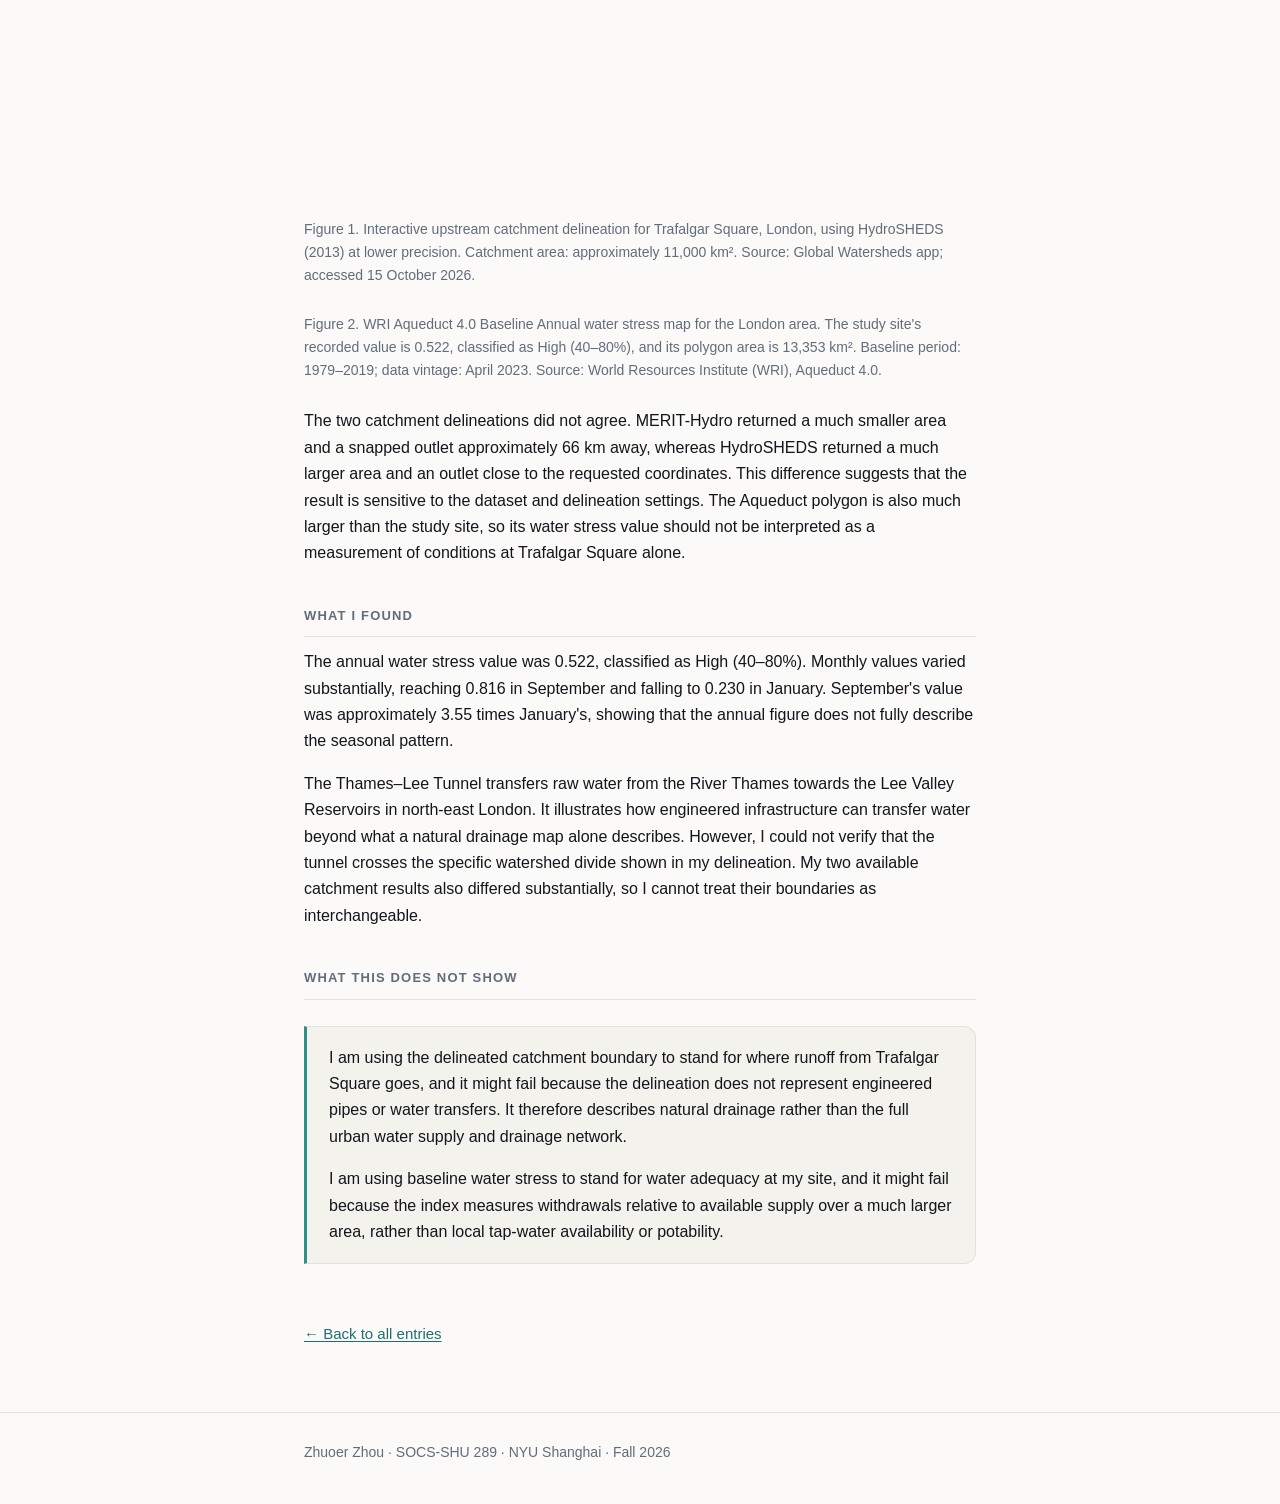
<file: journal/week-05.html>
<!DOCTYPE html>
<html lang="en">
<head>
<meta charset="utf-8">
<meta name="viewport" content="width=device-width, initial-scale=1">
<title>Week 05 · Zhuoer Zhou</title>

<link rel="stylesheet" href="../style.css">

<!-- ArcGIS embedded map component -->
<script type="module"
  src="https://js.arcgis.com/5.1/embeddable-components/">
</script>
</head>

<body>
<a class="skip" href="#main">Skip to content</a>

<header class="site-head">
  <div class="wrap">
    <a class="brand" href="../index.html">Zhuoer Zhou</a>
    <nav>
      <a href="../index.html">Home</a>
      <a href="../index.html#journal">Journal</a>
    </nav>
  </div>
</header>

<main id="main">
<article class="entry">
<div class="wrap wrap-narrow">

<p class="kicker">Week 05 · October 2026</p>

<h1>Where Water Flows</h1>

<h2>The question</h2>
<p>
Where does water at Trafalgar Square in central London come from,
and where does rainfall runoff go? How do natural drainage
connectivity, proximity to infrastructure, and adjacency across
watershed divides shape our understanding of urban water systems?
</p>

<h2>The data</h2>
<p>
For catchment delineation, I used the Global Watersheds app with
MERIT-Hydro (2021) and HydroSHEDS (2013), both at lower precision.
The results were different, demonstrating the sensitivity of the
delineation to the dataset and processing settings. The datasets'
licensing terms should be checked in their respective documentation:
<a href="https://global-hydrodynamics.github.io/MERIT_Hydro/">
MERIT-Hydro documentation</a> and
<a href="https://www.hydrosheds.org/products/hydrosheds">
HydroSHEDS product documentation</a>.
</p>

<p>
For water stress, I used WRI Aqueduct 4.0, including the Baseline
Annual and Baseline Monthly layers. Aqueduct 4.0 is licensed under
Creative Commons Attribution 4.0 International (CC BY 4.0).
Its baseline period is 1979–2019, with a data vintage of April 2023.
Water stress is a dimensionless ratio of withdrawals to available
supply, while polygon area is measured in square kilometres.
</p>

<h2>The method</h2>
<p>
I entered the coordinates of Trafalgar Square
(51.5080° N, 0.1281° W) into the Global Watersheds app.
The MERIT-Hydro lower-precision result returned a catchment of
approximately 180 km², with the snapped outlet approximately
66 km from the requested point. The HydroSHEDS lower-precision
result returned a catchment of approximately 11,000 km², with
the returned outlet close to the requested coordinates. I could
not select the higher-precision option, so the comparison is
incomplete.
</p>

<p>
In Aqueduct's Baseline Annual layer, my site's water stress value
was 0.522, classified as High (40–80%). The polygon containing
the site covers 13,353 km². Assuming a site area of 0.1 km²,
the polygon is approximately 133,530 times larger than the site.
In the Baseline Monthly layer, the highest value was 0.816 in
September (Class 4) and the lowest was 0.230 in January (Class 2).
</p>

<h2>The evidence</h2>

<!-- Figure 1: Global Watersheds interactive catchment map -->
<figure>
  <iframe
    title="Interactive catchment delineation for Trafalgar Square"
    src="https://mghydro.com/app/shared/0186BA"
    style="width:100%; height:600px; border:0;"
    loading="lazy"
    allowfullscreen>
  </iframe>

  <figcaption>
    Figure 1. Interactive upstream catchment delineation for
    Trafalgar Square, London, using HydroSHEDS (2013) at lower
    precision. Catchment area: approximately 11,000 km².
    Source: Global Watersheds app; accessed 15 October 2026.
  </figcaption>
</figure>

<!-- Figure 2: WRI Aqueduct interactive water stress map -->
<figure>
  <arcgis-embedded-map
    style="height:600px; width:100%;"
    item-id="e64a55d396d044208d76510e3c0a2d2e"
    theme="light"
    heading-enabled
    legend-enabled
    time-zone-label-enabled
    center="-0.21795126489495853,51.74242624756633"
    scale="2311162.217155"
    portal-url="https://nyuds.maps.arcgis.com">
  </arcgis-embedded-map>

  <figcaption>
    Figure 2. WRI Aqueduct 4.0 Baseline Annual water stress map
    for the London area. The study site's recorded value is 0.522,
    classified as High (40–80%), and its polygon area is 13,353 km².
    Baseline period: 1979–2019; data vintage: April 2023.
    Source: World Resources Institute (WRI), Aqueduct 4.0.
  </figcaption>
</figure>

<p>
The two catchment delineations did not agree. MERIT-Hydro returned
a much smaller area and a snapped outlet approximately 66 km away,
whereas HydroSHEDS returned a much larger area and an outlet close
to the requested coordinates. This difference suggests that the
result is sensitive to the dataset and delineation settings.
The Aqueduct polygon is also much larger than the study site, so
its water stress value should not be interpreted as a measurement
of conditions at Trafalgar Square alone.
</p>

<h2>What I found</h2>
<p>
The annual water stress value was 0.522, classified as High
(40–80%). Monthly values varied substantially, reaching 0.816
in September and falling to 0.230 in January. September's value
was approximately 3.55 times January's, showing that the annual
figure does not fully describe the seasonal pattern.
</p>

<p>
The Thames–Lee Tunnel transfers raw water from the River Thames
towards the Lee Valley Reservoirs in north-east London. It
illustrates how engineered infrastructure can transfer water
beyond what a natural drainage map alone describes. However,
I could not verify that the tunnel crosses the specific watershed
divide shown in my delineation. My two available catchment results
also differed substantially, so I cannot treat their boundaries
as interchangeable.
</p>

<h2>What this does not show</h2>
<div class="limits">

<p>
I am using the delineated catchment boundary to stand for where
runoff from Trafalgar Square goes, and it might fail because the
delineation does not represent engineered pipes or water transfers.
It therefore describes natural drainage rather than the full urban
water supply and drainage network.
</p>

<p>
I am using baseline water stress to stand for water adequacy at
my site, and it might fail because the index measures withdrawals
relative to available supply over a much larger area, rather than
local tap-water availability or potability.
</p>

</div>

<a class="back" href="../index.html#journal">
← Back to all entries
</a>

</div>
</article>
</main>

<footer class="site-foot">
  <div class="wrap wrap-narrow">
    <p>Zhuoer Zhou · SOCS-SHU 289 · NYU Shanghai · Fall 2026</p>
  </div>
</footer>

</body>
</html>
</file>
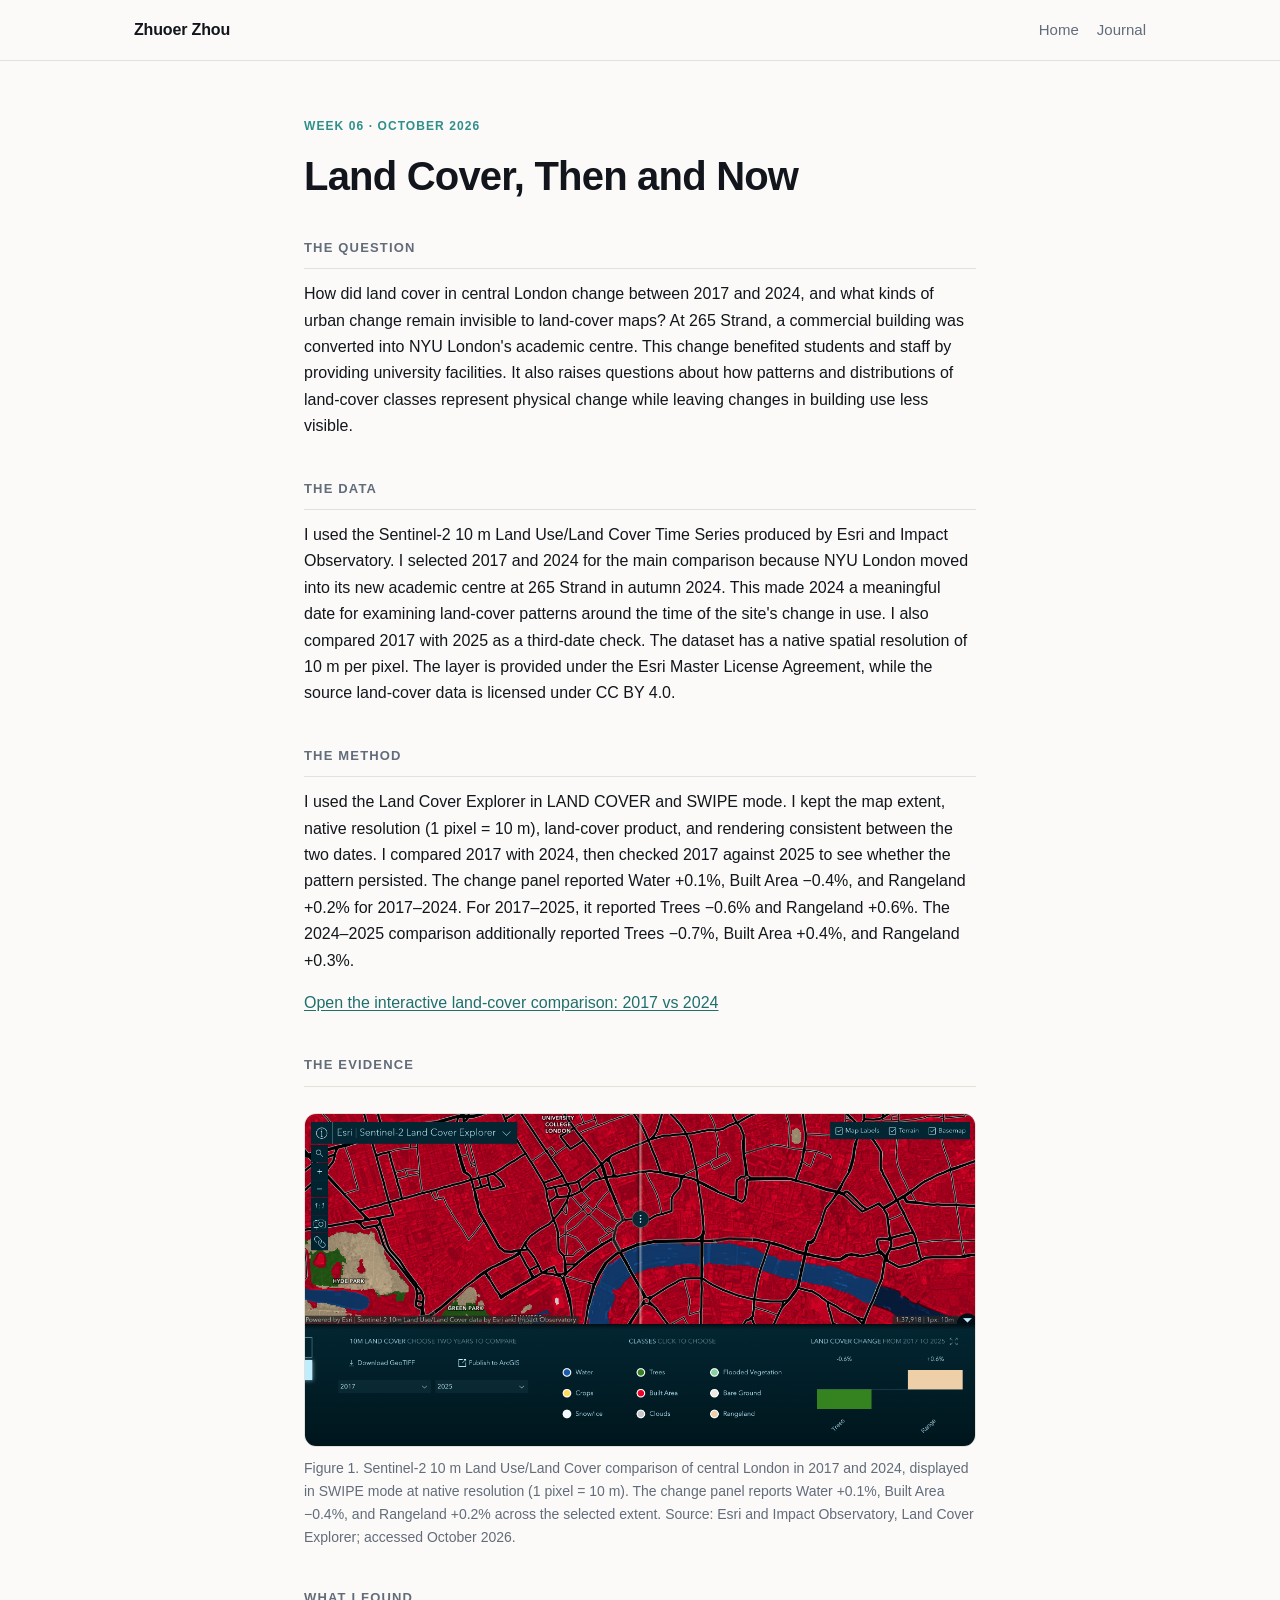
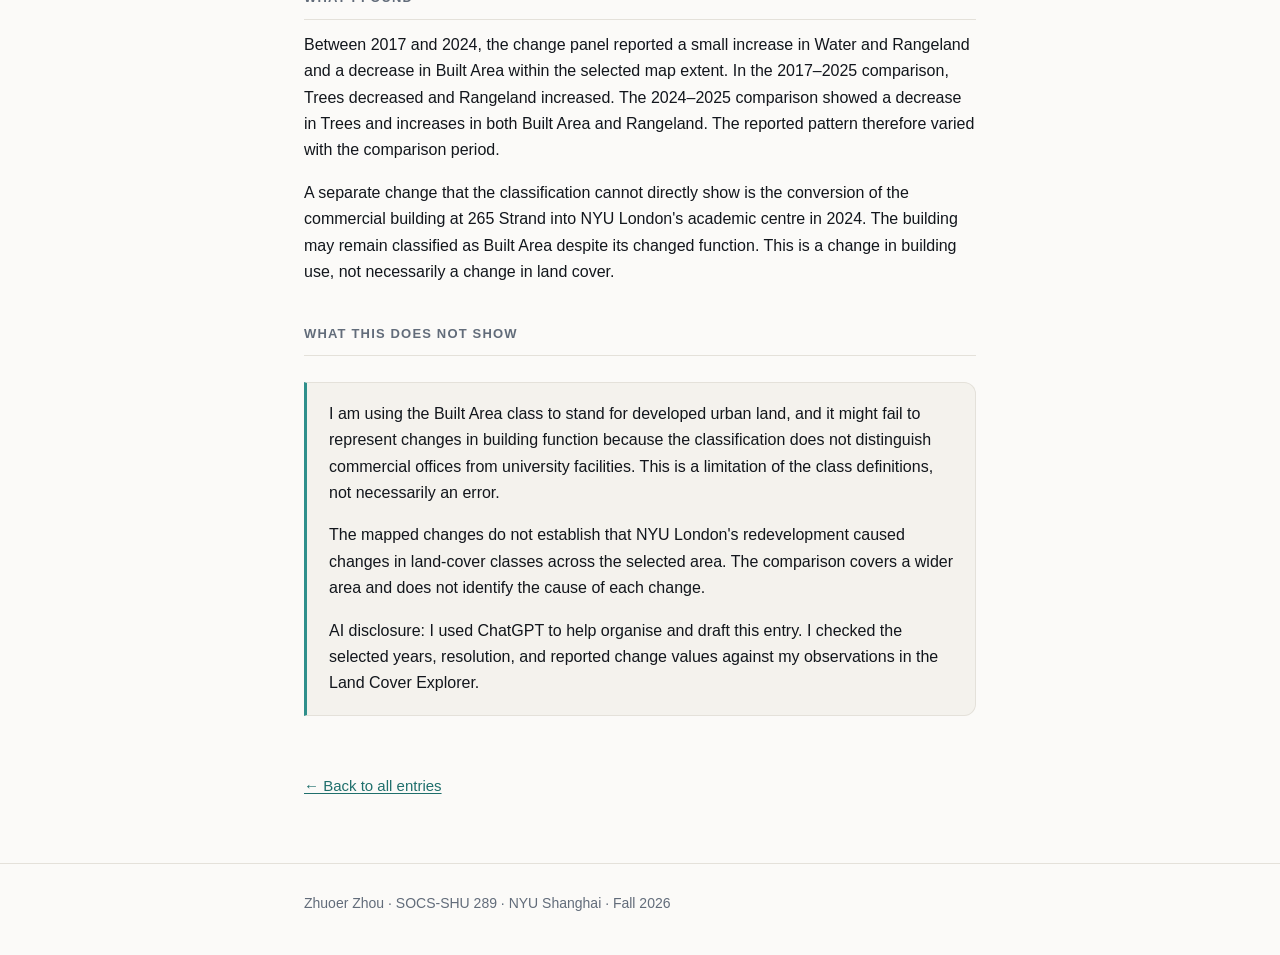
<file: journal/week-06.html>
<!DOCTYPE html>
<html lang="en">
<head>
<meta charset="utf-8">
<meta name="viewport" content="width=device-width, initial-scale=1">
<title>Week 06 · Zhuoer Zhou</title>

<link rel="stylesheet" href="../style.css">
</head>

<body>
<a class="skip" href="#main">Skip to content</a>

<header class="site-head">
  <div class="wrap">
    <a class="brand" href="../index.html">Zhuoer Zhou</a>
    <nav>
      <a href="../index.html">Home</a>
      <a href="../index.html#journal">Journal</a>
    </nav>
  </div>
</header>

<main id="main">
<article class="entry">
<div class="wrap wrap-narrow">

<p class="kicker">Week 06 · October 2026</p>

<h1>Land Cover, Then and Now</h1>

<h2>The question</h2>
<p>
How did land cover in central London change between 2017 and
2024, and what kinds of urban change remain invisible to
land-cover maps? At 265 Strand, a commercial building was
converted into NYU London's academic centre. This change
benefited students and staff by providing university facilities.
It also raises questions about how patterns and distributions
of land-cover classes represent physical change while leaving
changes in building use less visible.
</p>

<h2>The data</h2>
<p>
I used the Sentinel-2 10 m Land Use/Land Cover Time Series
produced by Esri and Impact Observatory. I selected 2017 and
2024 for the main comparison because NYU London moved into
its new academic centre at 265 Strand in autumn 2024. This
made 2024 a meaningful date for examining land-cover patterns
around the time of the site's change in use. I also compared
2017 with 2025 as a third-date check. The dataset has a native
spatial resolution of 10 m per pixel. The layer is provided
under the Esri Master License Agreement, while the source
land-cover data is licensed under CC BY 4.0.
</p>

<h2>The method</h2>
<p>
I used the Land Cover Explorer in LAND COVER and SWIPE mode.
I kept the map extent, native resolution (1 pixel = 10 m),
land-cover product, and rendering consistent between the
two dates. I compared 2017 with 2024, then checked 2017
against 2025 to see whether the pattern persisted. The
change panel reported Water +0.1%, Built Area −0.4%,
and Rangeland +0.2% for 2017–2024. For 2017–2025, it
reported Trees −0.6% and Rangeland +0.6%. The 2024–2025
comparison additionally reported Trees −0.7%, Built Area
+0.4%, and Rangeland +0.3%.
</p>

<p>
<a href="https://livingatlas.arcgis.com/landcoverexplorer/#mapCenter=-0.11462%2C51.51330%2C13.95&amp;mode=swipe&amp;timeExtent=2017%2C2024"
target="_blank" rel="noopener noreferrer">
Open the interactive land-cover comparison: 2017 vs 2024
</a>
</p>

<h2>The evidence</h2>

<figure>
  <img
    src="week-06-land-cover-2017-2025.png"
    alt="Land-cover comparison of central London in 2017 and 2025. The change panel reports Water increasing by 0.1%, Built Area decreasing by 0.4%, and Rangeland increasing by 0.2% across the selected map extent."
    style="width:100%; height:auto;"
    loading="lazy">

  <figcaption>
    Figure 1. Sentinel-2 10 m Land Use/Land Cover comparison
    of central London in 2017 and 2024, displayed in SWIPE mode
    at native resolution (1 pixel = 10 m). The change panel
    reports Water +0.1%, Built Area −0.4%, and Rangeland +0.2%
    across the selected extent. Source: Esri and Impact Observatory,
    Land Cover Explorer; accessed October 2026.
  </figcaption>
</figure>

<h2>What I found</h2>
<p>
Between 2017 and 2024, the change panel reported a small
increase in Water and Rangeland and a decrease in Built Area
within the selected map extent. In the 2017–2025 comparison,
Trees decreased and Rangeland increased. The 2024–2025
comparison showed a decrease in Trees and increases in both
Built Area and Rangeland. The reported pattern therefore
varied with the comparison period.
</p>

<p>
A separate change that the classification cannot directly
show is the conversion of the commercial building at 265 Strand
into NYU London's academic centre in 2024. The building may
remain classified as Built Area despite its changed function.
This is a change in building use, not necessarily a change
in land cover.
</p>

<h2>What this does not show</h2>
<div class="limits">

<p>
I am using the Built Area class to stand for developed urban
land, and it might fail to represent changes in building
function because the classification does not distinguish
commercial offices from university facilities. This is a
limitation of the class definitions, not necessarily an error.
</p>

<p>
The mapped changes do not establish that NYU London's
redevelopment caused changes in land-cover classes across
the selected area. The comparison covers a wider area and
does not identify the cause of each change.
</p>

<p>
AI disclosure: I used ChatGPT to help organise and draft
this entry. I checked the selected years, resolution, and
reported change values against my observations in the
Land Cover Explorer.
</p>

</div>

<a class="back" href="../index.html#journal">
← Back to all entries
</a>

</div>
</article>
</main>

<footer class="site-foot">
  <div class="wrap wrap-narrow">
    <p>Zhuoer Zhou · SOCS-SHU 289 · NYU Shanghai · Fall 2026</p>
  </div>
</footer>

</body>
</html>
</file>
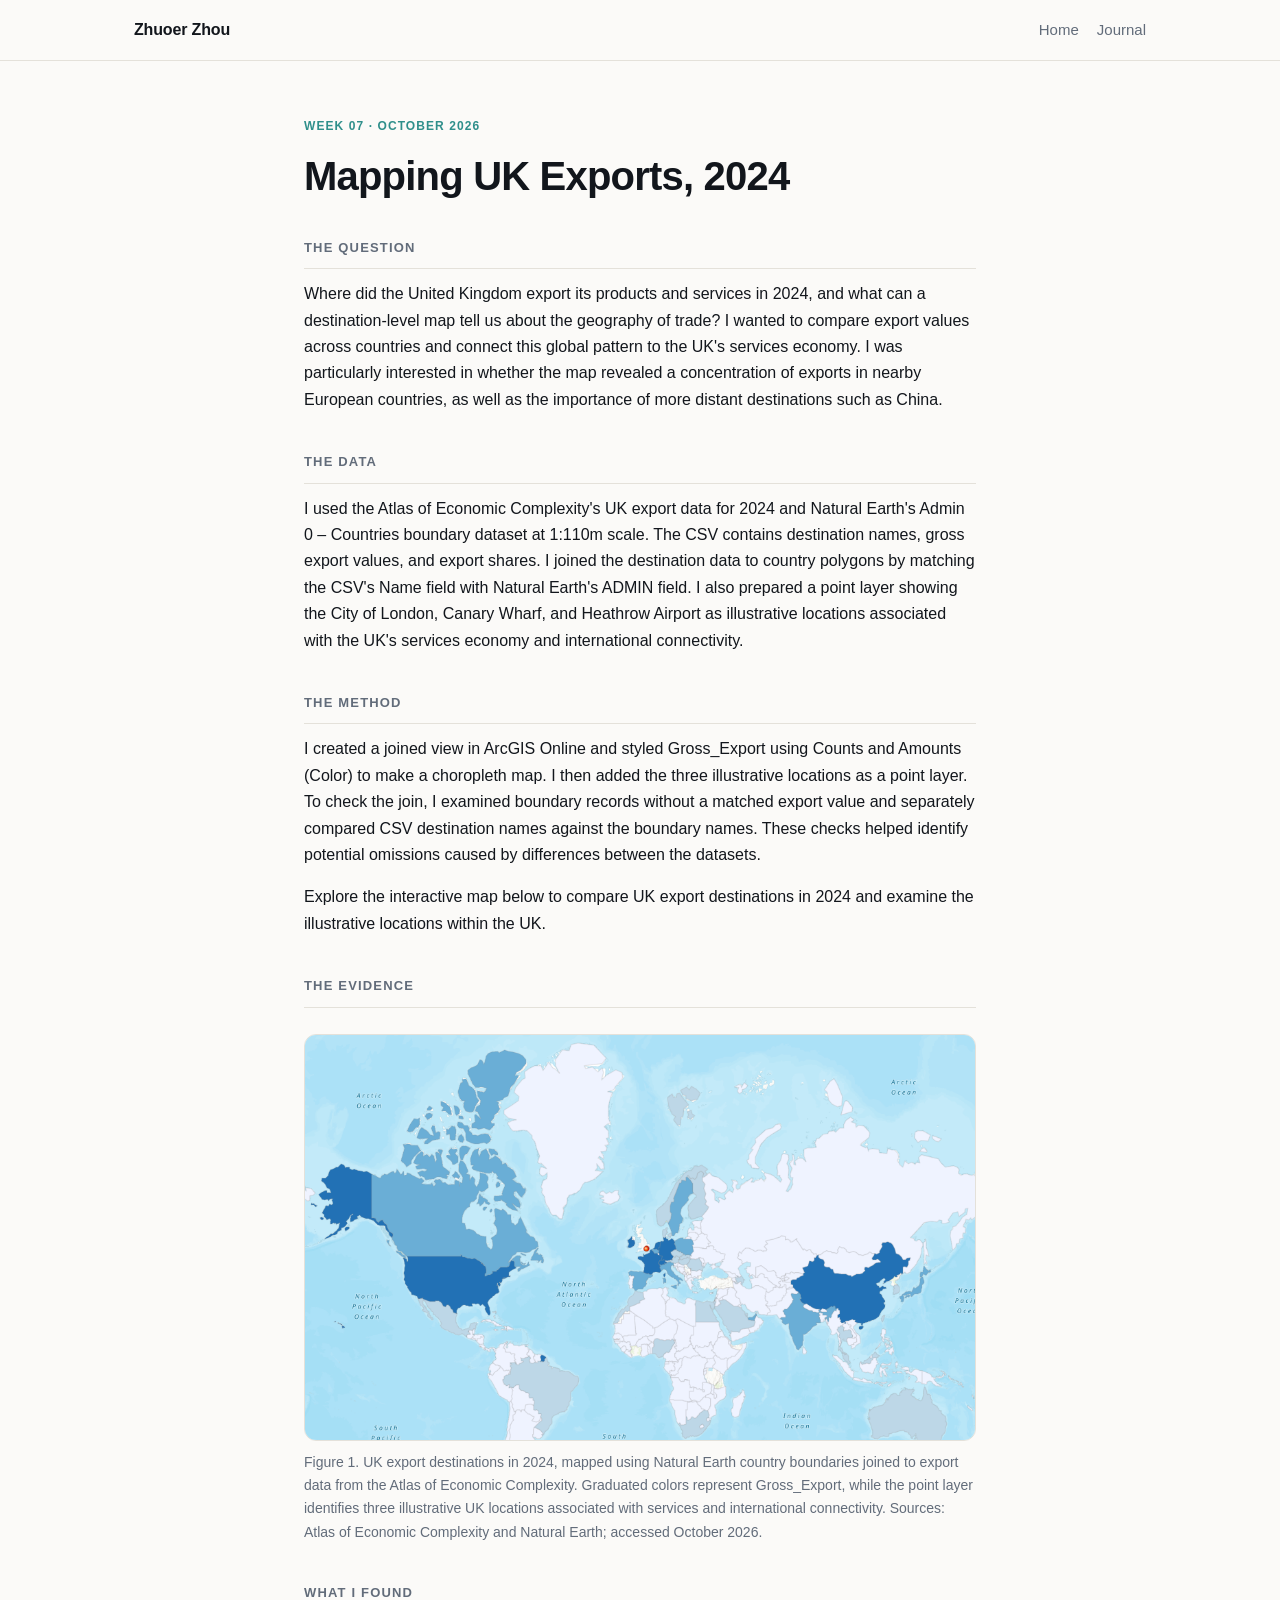
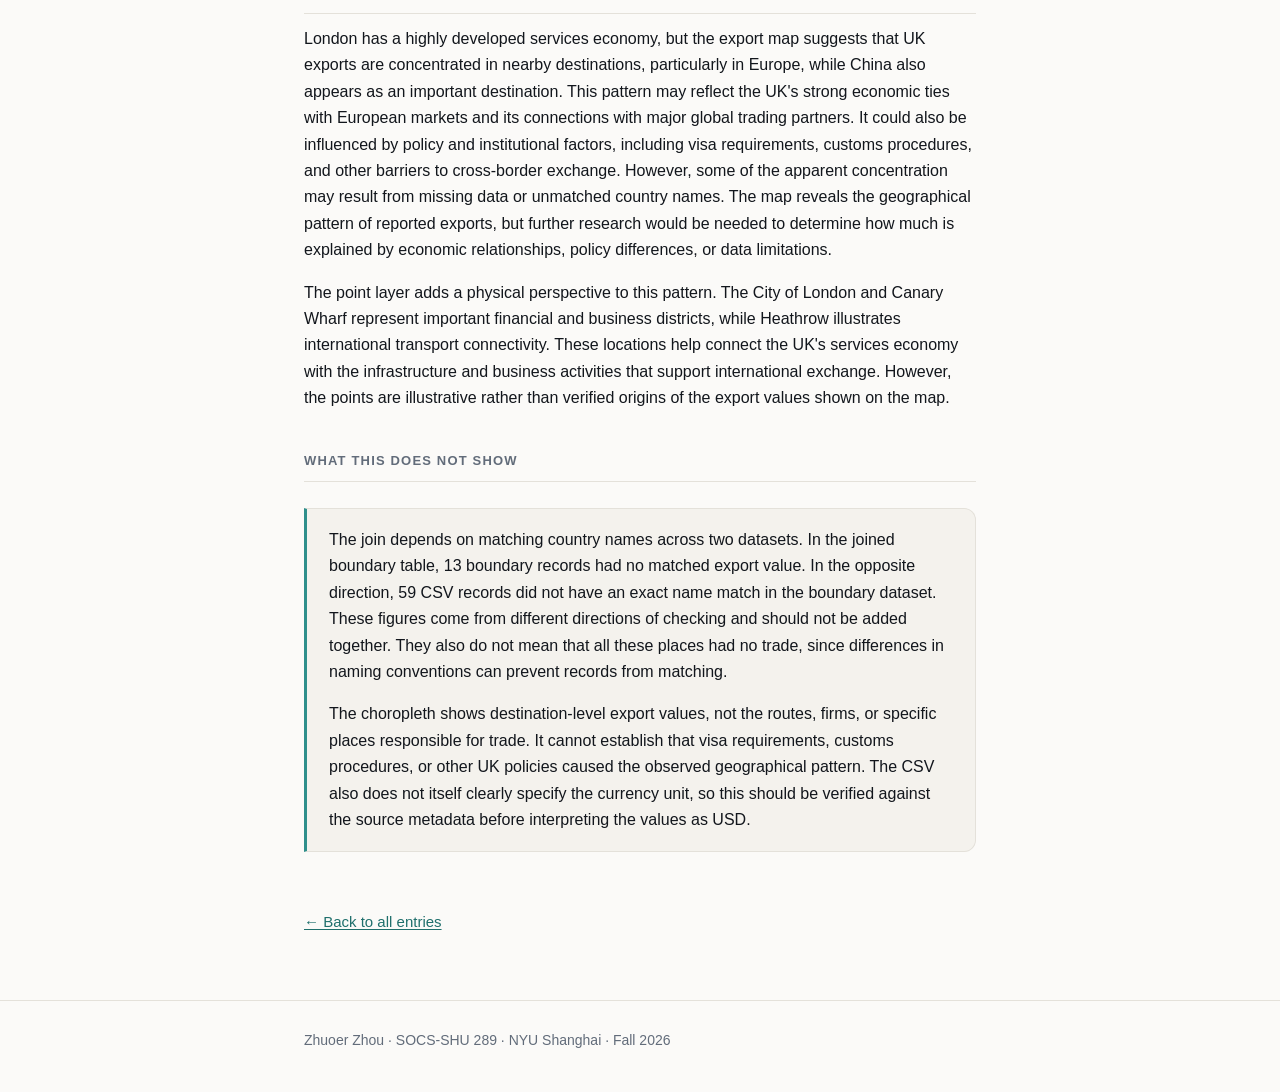
<file: journal/week-07.html>
<!DOCTYPE html>
<html lang="en">
<head>
<meta charset="utf-8">
<meta name="viewport" content="width=device-width, initial-scale=1">
<title>Week 07 · Zhuoer Zhou</title>

<link rel="stylesheet" href="../style.css">

<script
  type="module"
  src="https://js.arcgis.com/5.1/embeddable-components/">
</script>
</head>

<body>
<a class="skip" href="#main">Skip to content</a>

<header class="site-head">
  <div class="wrap">
    <a class="brand" href="../index.html">Zhuoer Zhou</a>
    <nav>
      <a href="../index.html">Home</a>
      <a href="../index.html#journal">Journal</a>
    </nav>
  </div>
</header>

<main id="main">
<article class="entry">
<div class="wrap wrap-narrow">

<p class="kicker">Week 07 · October 2026</p>

<h1>Mapping UK Exports, 2024</h1>

<h2>The question</h2>
<p>
Where did the United Kingdom export its products and services in
2024, and what can a destination-level map tell us about the
geography of trade? I wanted to compare export values across
countries and connect this global pattern to the UK's services
economy. I was particularly interested in whether the map revealed
a concentration of exports in nearby European countries, as well
as the importance of more distant destinations such as China.
</p>

<h2>The data</h2>
<p>
I used the Atlas of Economic Complexity's UK export data for
2024 and Natural Earth's Admin 0 – Countries boundary dataset
at 1:110m scale. The CSV contains destination names, gross export
values, and export shares. I joined the destination data to
country polygons by matching the CSV's Name field with Natural
Earth's ADMIN field. I also prepared a point layer showing the
City of London, Canary Wharf, and Heathrow Airport as illustrative
locations associated with the UK's services economy and
international connectivity.
</p>

<h2>The method</h2>
<p>
I created a joined view in ArcGIS Online and styled Gross_Export
using Counts and Amounts (Color) to make a choropleth map.
I then added the three illustrative locations as a point layer.
To check the join, I examined boundary records without a matched
export value and separately compared CSV destination names against
the boundary names. These checks helped identify potential
omissions caused by differences between the datasets.
</p>

<p>
Explore the interactive map below to compare UK export destinations
in 2024 and examine the illustrative locations within the UK.
</p>

<div style="margin: 24px 0;">
  <arcgis-embedded-map
    style="height:600px;width:100%;"
    item-id="decdf997349d499a8181576991e0b7bb"
    theme="light"
    heading-enabled
    legend-enabled
    time-zone-label-enabled
    center="-2.0,54.0"
    scale="147914381.897889"
    portal-url="https://nyuds.maps.arcgis.com">
  </arcgis-embedded-map>
</div>

<h2>The evidence</h2>

<figure>
  <img
    src="week-07-uk-exports-2024.png"
    alt="Choropleth map of UK export destinations in 2024, with country boundaries shaded by gross export value and illustrative points for the City of London, Canary Wharf, and Heathrow Airport."
    style="width:100%; height:auto;"
    loading="lazy">

  <figcaption>
    Figure 1. UK export destinations in 2024, mapped using
    Natural Earth country boundaries joined to export data from
    the Atlas of Economic Complexity. Graduated colors represent
    Gross_Export, while the point layer identifies three illustrative
    UK locations associated with services and international
    connectivity. Sources: Atlas of Economic Complexity and
    Natural Earth; accessed October 2026.
  </figcaption>
</figure>

<h2>What I found</h2>
<p>
London has a highly developed services economy, but the export
map suggests that UK exports are concentrated in nearby
destinations, particularly in Europe, while China also appears
as an important destination. This pattern may reflect the UK's
strong economic ties with European markets and its connections
with major global trading partners. It could also be influenced
by policy and institutional factors, including visa requirements,
customs procedures, and other barriers to cross-border exchange.
However, some of the apparent concentration may result from
missing data or unmatched country names. The map reveals the
geographical pattern of reported exports, but further research
would be needed to determine how much is explained by economic
relationships, policy differences, or data limitations.
</p>

<p>
The point layer adds a physical perspective to this pattern.
The City of London and Canary Wharf represent important financial
and business districts, while Heathrow illustrates international
transport connectivity. These locations help connect the UK's
services economy with the infrastructure and business activities
that support international exchange. However, the points are
illustrative rather than verified origins of the export values
shown on the map.
</p>

<h2>What this does not show</h2>
<div class="limits">

<p>
The join depends on matching country names across two datasets.
In the joined boundary table, 13 boundary records had no matched
export value. In the opposite direction, 59 CSV records did not
have an exact name match in the boundary dataset. These figures
come from different directions of checking and should not be
added together. They also do not mean that all these places had
no trade, since differences in naming conventions can prevent
records from matching.
</p>

<p>
The choropleth shows destination-level export values, not the
routes, firms, or specific places responsible for trade. It
cannot establish that visa requirements, customs procedures,
or other UK policies caused the observed geographical pattern.
The CSV also does not itself clearly specify the currency unit,
so this should be verified against the source metadata before
interpreting the values as USD.
</p>

</div>

<a class="back" href="../index.html#journal">
← Back to all entries
</a>

</div>
</article>
</main>

<footer class="site-foot">
  <div class="wrap wrap-narrow">
    <p>Zhuoer Zhou · SOCS-SHU 289 · NYU Shanghai · Fall 2026</p>
  </div>
</footer>

</body>
</html>
</file>
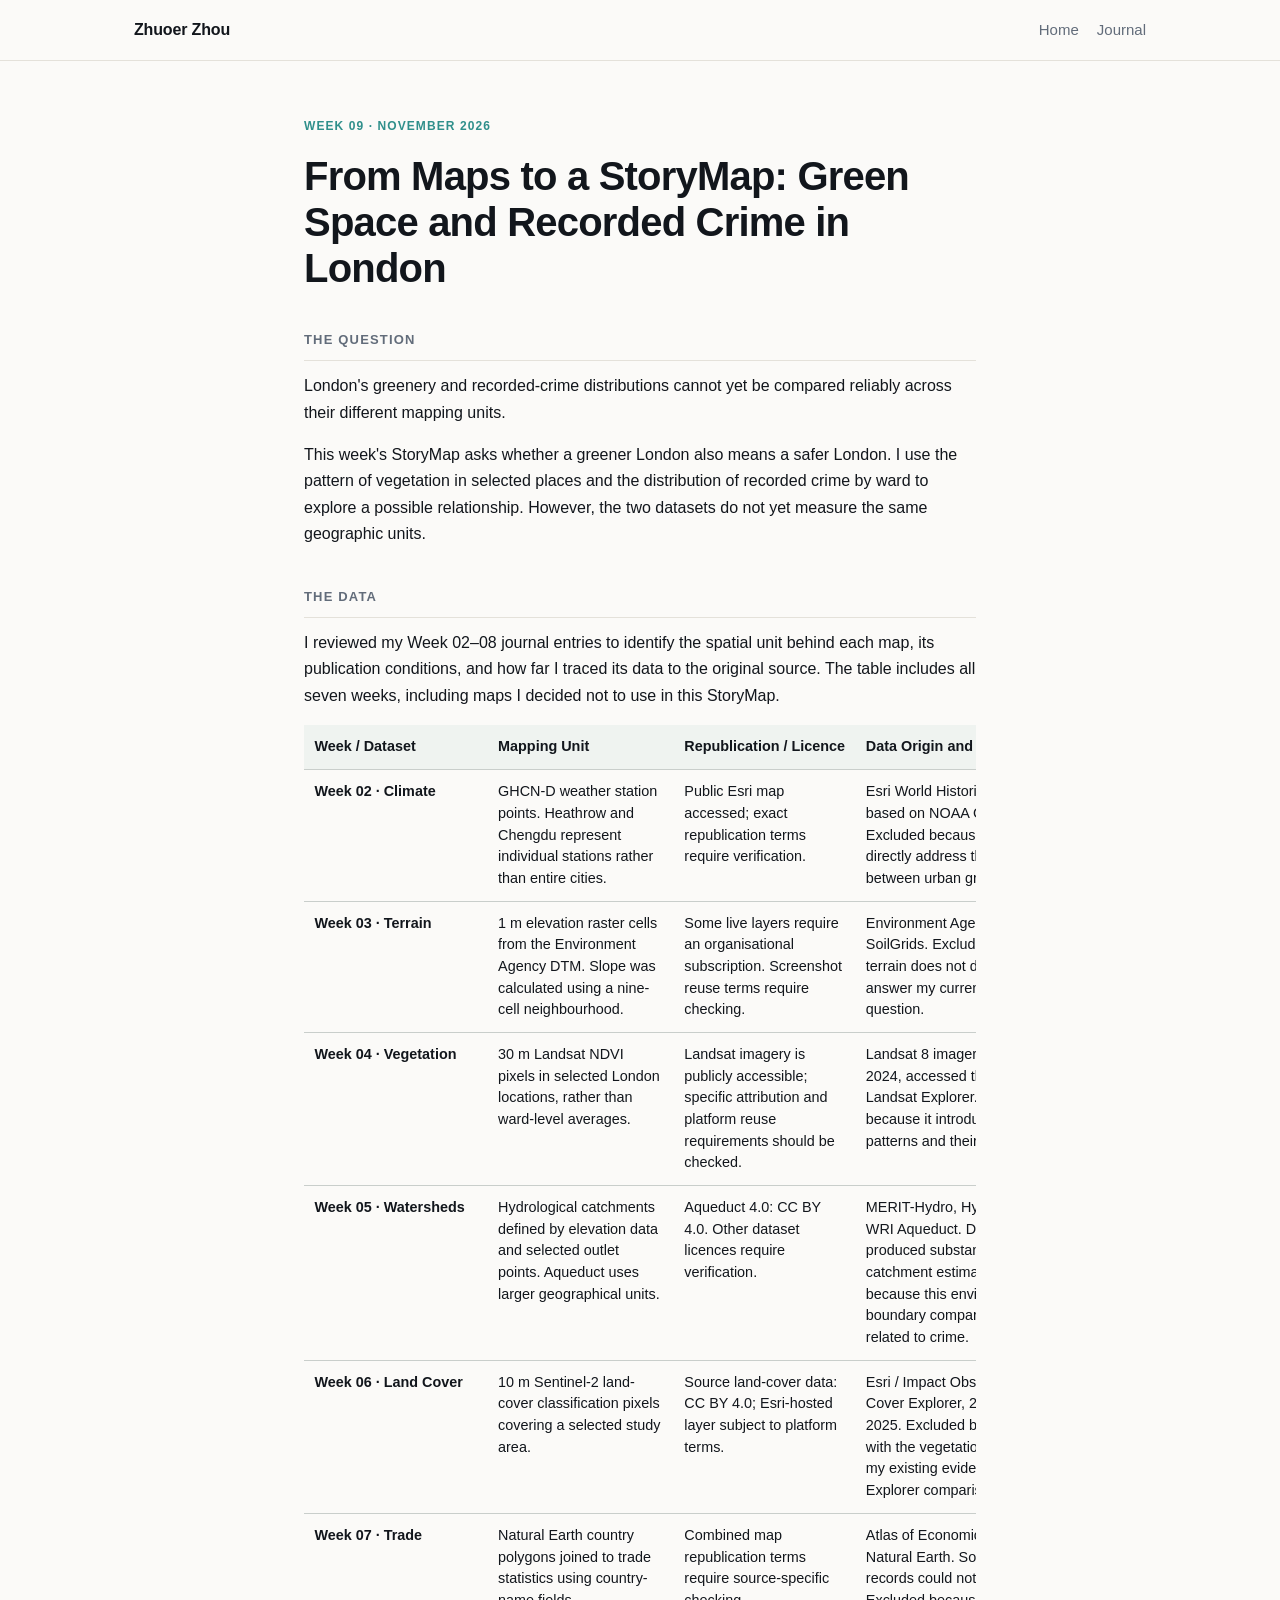
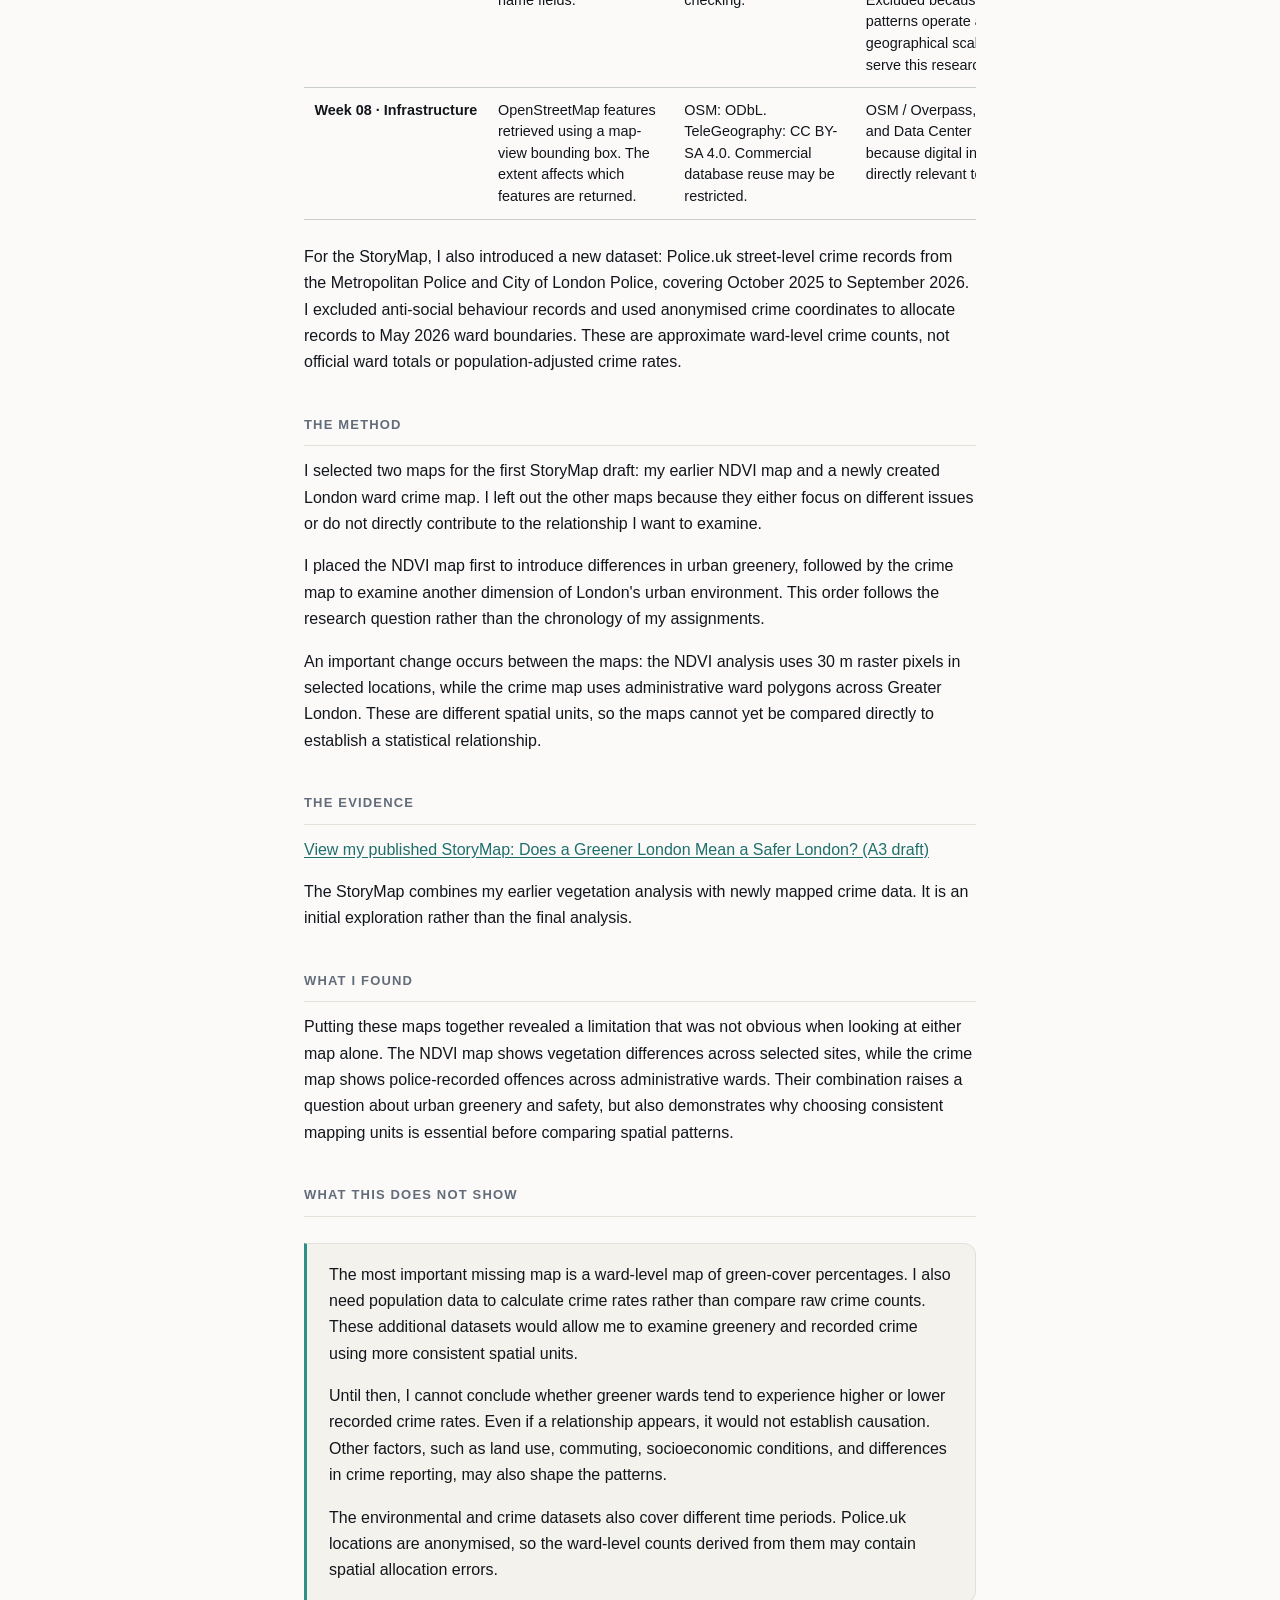
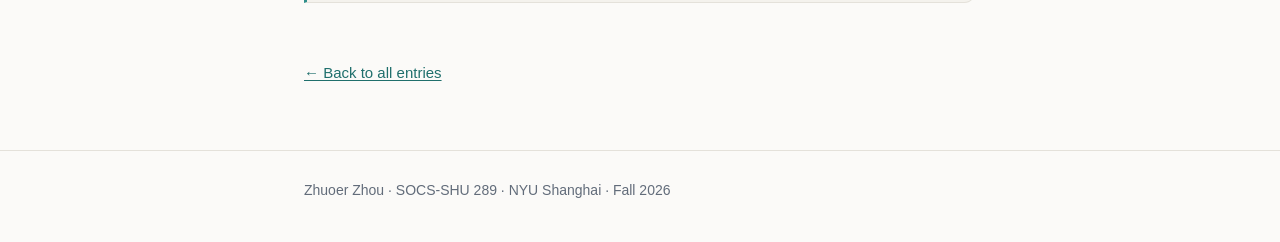
<file: journal/week-09.html>
<!DOCTYPE html>
<html lang="en">
<head>
<meta charset="utf-8">
<meta name="viewport" content="width=device-width, initial-scale=1">
<title>Week 09 · Zhuoer Zhou</title>
<link rel="stylesheet" href="../style.css">
<style>
.audit-scroll {
  overflow-x: auto;
  margin: 1rem 0 1.5rem;
}
.audit-table {
  width: 100%;
  border-collapse: collapse;
  font-size: .9rem;
  line-height: 1.5;
  min-width: 800px;
}
.audit-table th,
.audit-table td {
  padding: .7rem .65rem;
  border-bottom: 1px solid #c9cecb;
  vertical-align: top;
  text-align: left;
}
.audit-table th {
  background: #eff3f0;
}
.audit-table td:first-child {
  white-space: nowrap;
  font-weight: 600;
}
.note {
  font-size: .9rem;
  color: #536058;
}
</style>
</head>

<body>
<a class="skip" href="#main">Skip to content</a>

<header class="site-head">
  <div class="wrap">
    <a class="brand" href="../index.html">Zhuoer Zhou</a>
    <nav>
      <a href="../index.html">Home</a>
      <a href="../index.html#journal">Journal</a>
    </nav>
  </div>
</header>

<main id="main">
<article class="entry">
<div class="wrap wrap-narrow">

<p class="kicker">Week 09 · November 2026</p>

<h1>From Maps to a StoryMap: Green Space and Recorded Crime in London</h1>

<h2>The question</h2>

<p>
London's greenery and recorded-crime distributions cannot yet be compared reliably across their different mapping units.
</p>

<p>
This week's StoryMap asks whether a greener London also means a safer London.
I use the pattern of vegetation in selected places and the distribution of recorded crime by ward to explore a possible relationship.
However, the two datasets do not yet measure the same geographic units.
</p>

<h2>The data</h2>

<p>
I reviewed my Week 02–08 journal entries to identify the spatial unit behind each map, its publication conditions, and how far I traced its data to the original source.
The table includes all seven weeks, including maps I decided not to use in this StoryMap.
</p>

<div class="audit-scroll">
<table class="audit-table">

<thead>
<tr>
<th>Week / Dataset</th>
<th>Mapping Unit</th>
<th>Republication / Licence</th>
<th>Data Origin and Decision</th>
</tr>
</thead>

<tbody>

<tr>
<td>Week 02 · Climate</td>
<td>
GHCN-D weather station points. Heathrow and Chengdu represent individual stations rather than entire cities.
</td>
<td>
Public Esri map accessed; exact republication terms require verification.
</td>
<td>
Esri World Historical Climate, based on NOAA GHCN-Daily.
Excluded because it does not directly address the relationship between urban greenery and crime.
</td>
</tr>

<tr>
<td>Week 03 · Terrain</td>
<td>
1 m elevation raster cells from the Environment Agency DTM.
Slope was calculated using a nine-cell neighbourhood.
</td>
<td>
Some live layers require an organisational subscription. Screenshot reuse terms require checking.
</td>
<td>
Environment Agency DTM and SoilGrids.
Excluded because terrain does not directly help answer my current research question.
</td>
</tr>

<tr>
<td>Week 04 · Vegetation</td>
<td>
30 m Landsat NDVI pixels in selected London locations, rather than ward-level averages.
</td>
<td>
Landsat imagery is publicly accessible; specific attribution and platform reuse requirements should be checked.
</td>
<td>
Landsat 8 imagery from July 30, 2024, accessed through Esri Landsat Explorer.
Included because it introduces vegetation patterns and their limitations.
</td>
</tr>

<tr>
<td>Week 05 · Watersheds</td>
<td>
Hydrological catchments defined by elevation data and selected outlet points.
Aqueduct uses larger geographical units.
</td>
<td>
Aqueduct 4.0: CC BY 4.0. Other dataset licences require verification.
</td>
<td>
MERIT-Hydro, HydroSHEDS, and WRI Aqueduct.
Different datasets produced substantially different catchment estimates.
Excluded because this environmental boundary comparison is not directly related to crime.
</td>
</tr>

<tr>
<td>Week 06 · Land Cover</td>
<td>
10 m Sentinel-2 land-cover classification pixels covering a selected study area.
</td>
<td>
Source land-cover data: CC BY 4.0; Esri-hosted layer subject to platform terms.
</td>
<td>
Esri / Impact Observatory Land Cover Explorer, 2017, 2024, and 2025.
Excluded because it overlaps with the vegetation introduction and my existing evidence is mainly an Explorer comparison.
</td>
</tr>

<tr>
<td>Week 07 · Trade</td>
<td>
Natural Earth country polygons joined to trade statistics using country-name fields.
</td>
<td>
Combined map republication terms require source-specific checking.
</td>
<td>
Atlas of Economic Complexity and Natural Earth.
Some boundary records could not be matched.
Excluded because national trade patterns operate at a different geographical scale and do not serve this research question.
</td>
</tr>

<tr>
<td>Week 08 · Infrastructure</td>
<td>
OpenStreetMap features retrieved using a map-view bounding box.
The extent affects which features are returned.
</td>
<td>
OSM: ODbL. TeleGeography: CC BY-SA 4.0. Commercial database reuse may be restricted.
</td>
<td>
OSM / Overpass, TeleGeography, and Data Center Map.
Excluded because digital infrastructure is not directly relevant to this StoryMap.
</td>
</tr>

</tbody>
</table>
</div>

<p>
For the StoryMap, I also introduced a new dataset: Police.uk street-level crime records from the Metropolitan Police and City of London Police, covering October 2025 to September 2026.
I excluded anti-social behaviour records and used anonymised crime coordinates to allocate records to May 2026 ward boundaries.
These are approximate ward-level crime counts, not official ward totals or population-adjusted crime rates.
</p>

<h2>The method</h2>

<p>
I selected two maps for the first StoryMap draft: my earlier NDVI map and a newly created London ward crime map.
I left out the other maps because they either focus on different issues or do not directly contribute to the relationship I want to examine.
</p>

<p>
I placed the NDVI map first to introduce differences in urban greenery, followed by the crime map to examine another dimension of London's urban environment.
This order follows the research question rather than the chronology of my assignments.
</p>

<p>
An important change occurs between the maps: the NDVI analysis uses 30 m raster pixels in selected locations, while the crime map uses administrative ward polygons across Greater London.
These are different spatial units, so the maps cannot yet be compared directly to establish a statistical relationship.
</p>

<h2>The evidence</h2>

<p>
<a href="https://arcg.is/19L5vy4"
target="_blank" rel="noopener noreferrer">
View my published StoryMap: Does a Greener London Mean a Safer London? (A3 draft)
</a>
</p>

<p>
The StoryMap combines my earlier vegetation analysis with newly mapped crime data.
It is an initial exploration rather than the final analysis.
</p>

<h2>What I found</h2>

<p>
Putting these maps together revealed a limitation that was not obvious when looking at either map alone.
The NDVI map shows vegetation differences across selected sites, while the crime map shows police-recorded offences across administrative wards.
Their combination raises a question about urban greenery and safety, but also demonstrates why choosing consistent mapping units is essential before comparing spatial patterns.
</p>

<h2>What this does not show</h2>

<div class="limits">

<p>
The most important missing map is a ward-level map of green-cover percentages.
I also need population data to calculate crime rates rather than compare raw crime counts.
These additional datasets would allow me to examine greenery and recorded crime using more consistent spatial units.
</p>

<p>
Until then, I cannot conclude whether greener wards tend to experience higher or lower recorded crime rates.
Even if a relationship appears, it would not establish causation.
Other factors, such as land use, commuting, socioeconomic conditions, and differences in crime reporting, may also shape the patterns.
</p>

<p>
The environmental and crime datasets also cover different time periods.
Police.uk locations are anonymised, so the ward-level counts derived from them may contain spatial allocation errors.
</p>

</div>

<a class="back" href="../index.html#journal">
← Back to all entries
</a>

</div>
</article>
</main>

<footer class="site-foot">
<div class="wrap wrap-narrow">
<p>Zhuoer Zhou · SOCS-SHU 289 · NYU Shanghai · Fall 2026</p>
</div>
</footer>

</body>
</html>
</file>
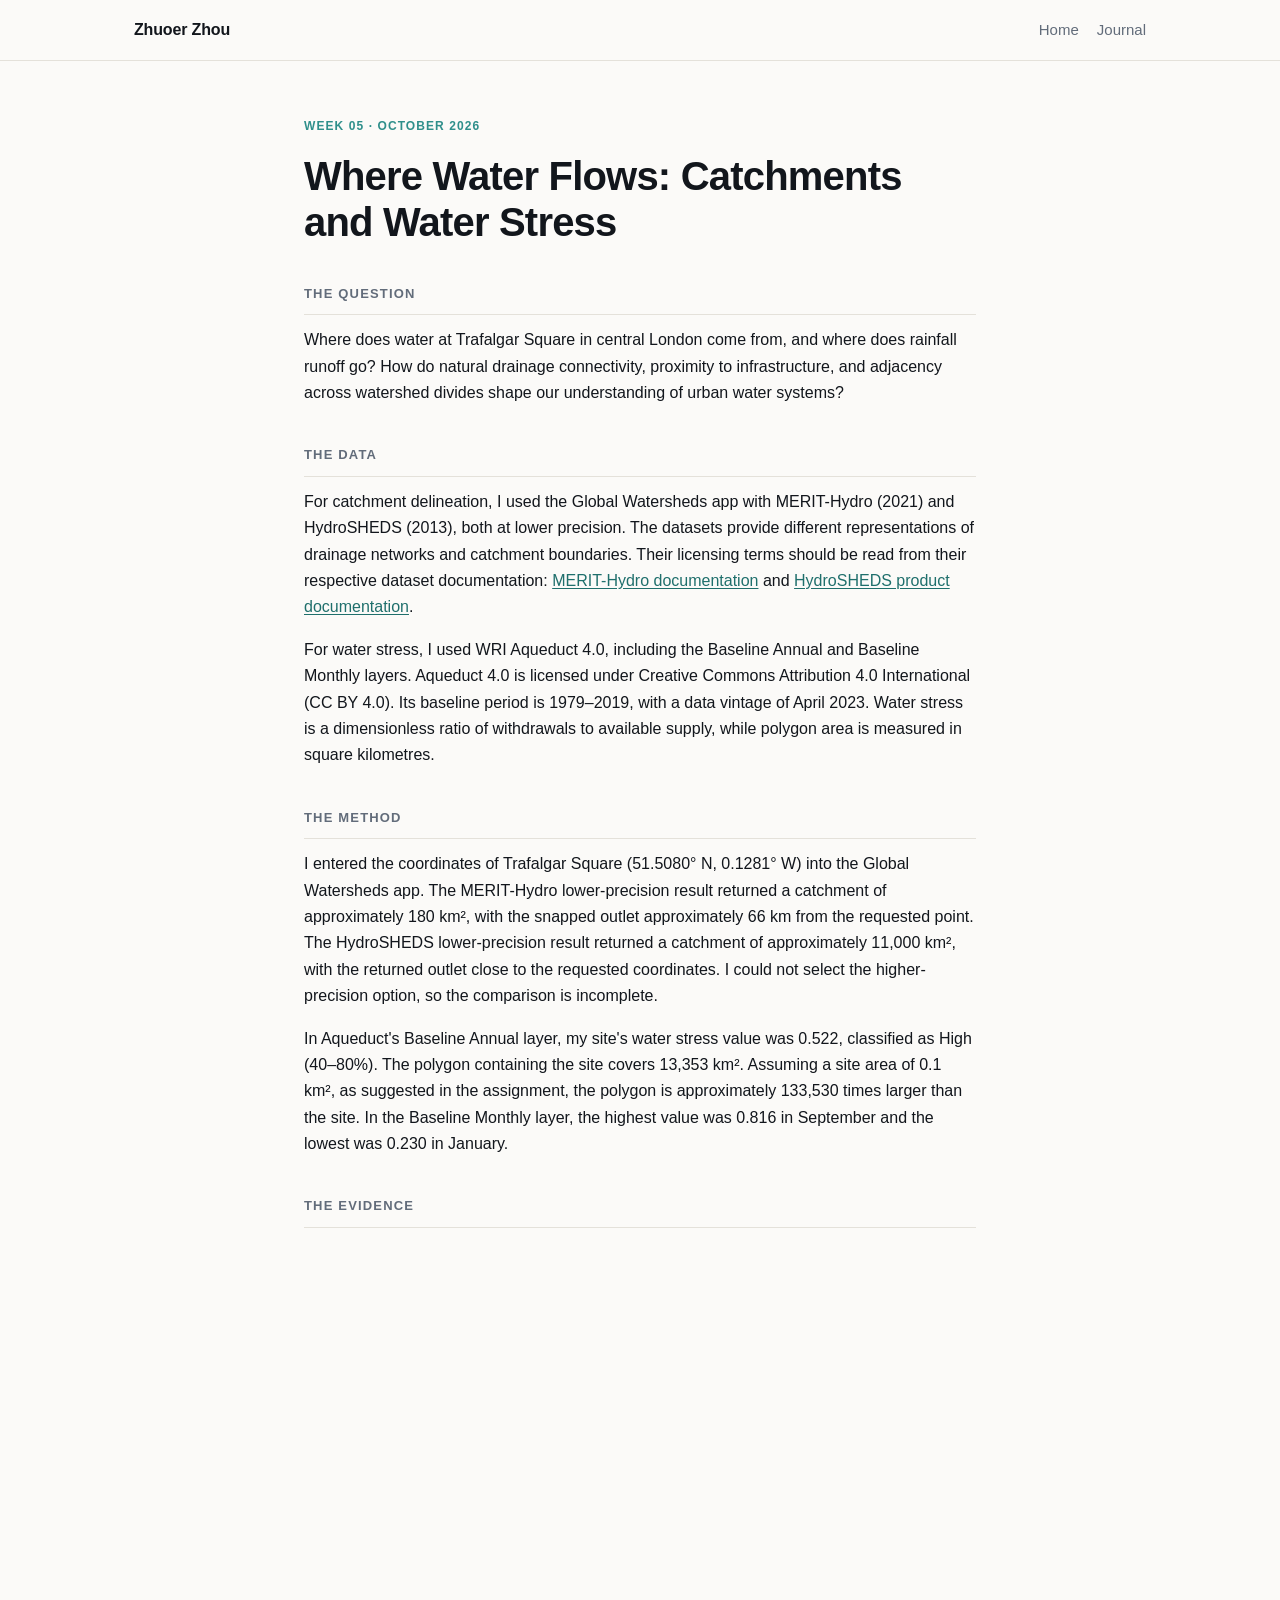
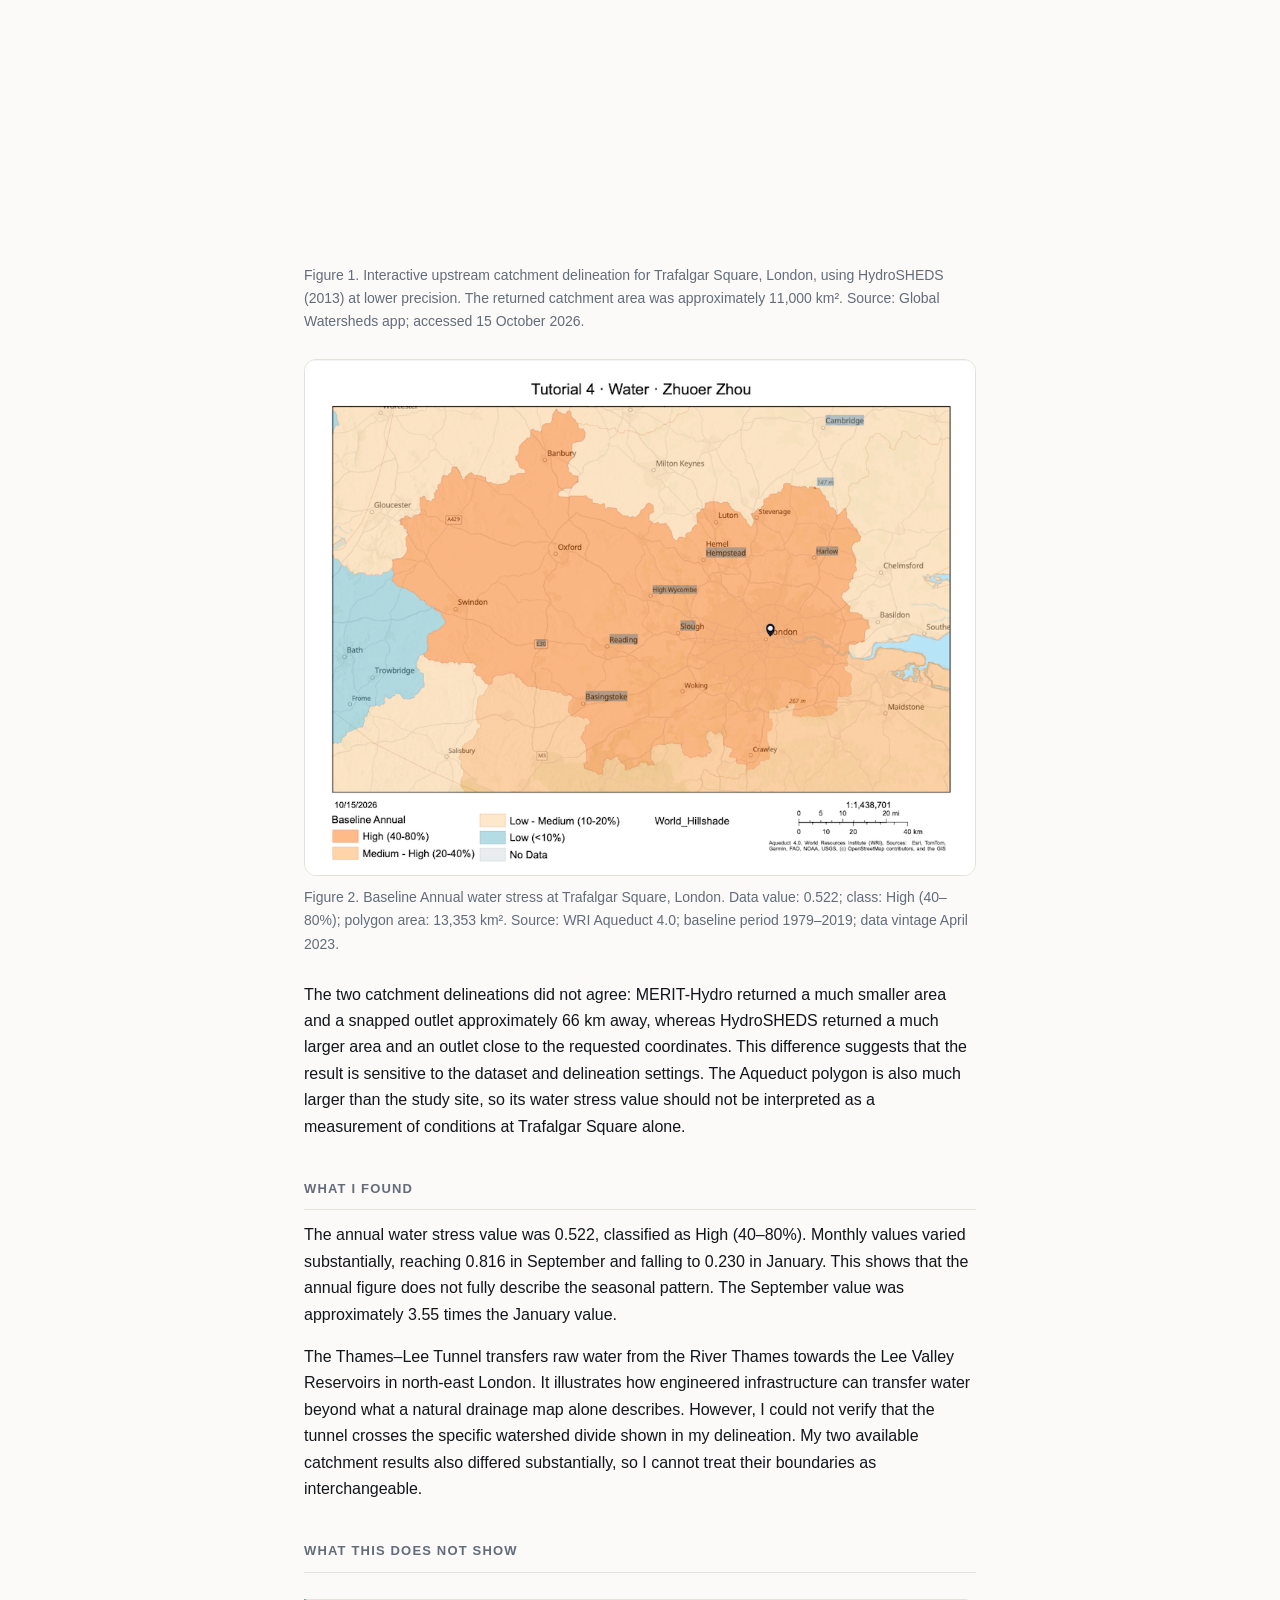
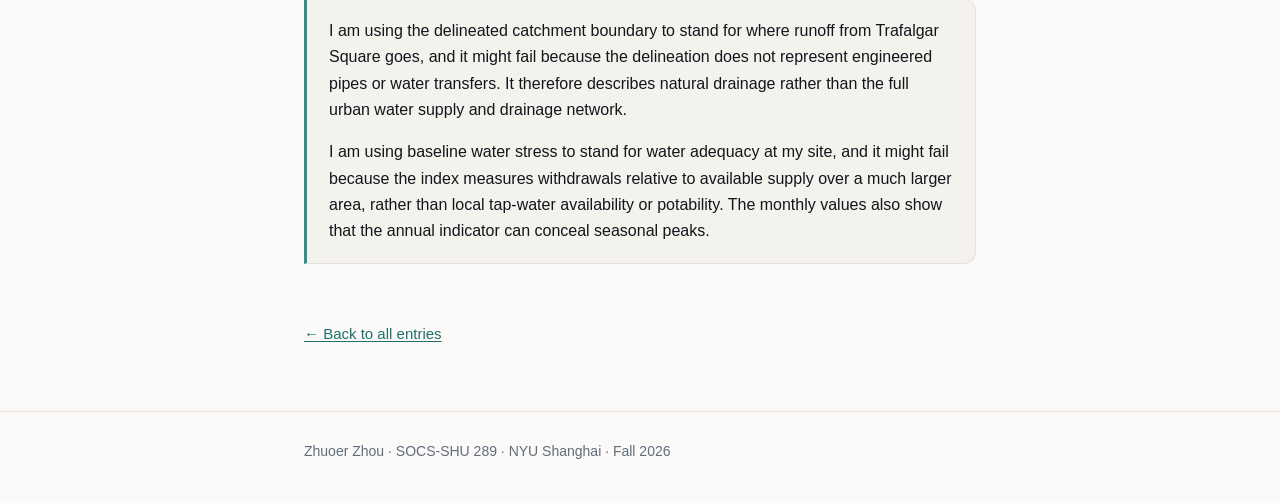
<file: journal/week05.html>
<!DOCTYPE html>
<html lang="en">
<head>
<meta charset="utf-8">
<meta name="viewport" content="width=device-width, initial-scale=1">
<title>Week 05 · Zhuoer Zhou</title>

<link rel="stylesheet" href="../style.css">
</head>

<body>
<a class="skip" href="#main">Skip to content</a>

<header class="site-head">
  <div class="wrap">
    <a class="brand" href="../index.html">Zhuoer Zhou</a>
    <nav>
      <a href="../index.html">Home</a>
      <a href="../index.html#journal">Journal</a>
    </nav>
  </div>
</header>

<main id="main">
<article class="entry">
  <div class="wrap wrap-narrow">

    <p class="kicker">Week 05 · October 2026</p>

    <h1>Where Water Flows: Catchments and Water Stress</h1>

    <h2>The question</h2>
    <p>
      Where does water at Trafalgar Square in central London come from,
      and where does rainfall runoff go? How do natural drainage
      connectivity, proximity to infrastructure, and adjacency across
      watershed divides shape our understanding of urban water systems?
    </p>

    <h2>The data</h2>
    <p>
      For catchment delineation, I used the Global Watersheds app with
      MERIT-Hydro (2021) and HydroSHEDS (2013), both at lower precision.
      The datasets provide different representations of drainage networks
      and catchment boundaries. Their licensing terms should be read from
      their respective dataset documentation:
      <a href="https://global-hydrodynamics.github.io/MERIT_Hydro/">
      MERIT-Hydro documentation</a> and
      <a href="https://www.hydrosheds.org/products/hydrosheds">
      HydroSHEDS product documentation</a>.
    </p>

    <p>
      For water stress, I used WRI Aqueduct 4.0, including the Baseline
      Annual and Baseline Monthly layers. Aqueduct 4.0 is licensed under
      Creative Commons Attribution 4.0 International (CC BY 4.0).
      Its baseline period is 1979–2019, with a data vintage of April 2023.
      Water stress is a dimensionless ratio of withdrawals to available
      supply, while polygon area is measured in square kilometres.
    </p>

    <h2>The method</h2>
    <p>
      I entered the coordinates of Trafalgar Square
      (51.5080° N, 0.1281° W) into the Global Watersheds app. The
      MERIT-Hydro lower-precision result returned a catchment of
      approximately 180 km², with the snapped outlet approximately
      66 km from the requested point. The HydroSHEDS lower-precision
      result returned a catchment of approximately 11,000 km², with
      the returned outlet close to the requested coordinates. I could
      not select the higher-precision option, so the comparison is
      incomplete.
    </p>

    <p>
      In Aqueduct's Baseline Annual layer, my site's water stress value
      was 0.522, classified as High (40–80%). The polygon containing
      the site covers 13,353 km². Assuming a site area of 0.1 km²,
      as suggested in the assignment, the polygon is approximately
      133,530 times larger than the site. In the Baseline Monthly
      layer, the highest value was 0.816 in September and the lowest
      was 0.230 in January.
    </p>

    <h2>The evidence</h2>

    <figure>
      <div style="width:100%; overflow:hidden;">
        <iframe
          title="Interactive watershed delineation for Trafalgar Square"
          src="https://mghydro.com/app/shared/0186BA"
          style="width:100%; height:600px; border:0;"
          loading="lazy"
          allowfullscreen>
        </iframe>
      </div>

      <figcaption>
        Figure 1. Interactive upstream catchment delineation for
        Trafalgar Square, London, using HydroSHEDS (2013) at lower
        precision. The returned catchment area was approximately
        11,000 km². Source: Global Watersheds app; accessed
        15 October 2026.
      </figcaption>
    </figure>

    <figure>
      <img
        src="aqueduct_water_stress.png"
        alt="WRI Aqueduct 4.0 Baseline Annual water stress map showing
        the polygon containing Trafalgar Square in London, with the
        mapped water stress classification and legend.">

      <figcaption>
        Figure 2. Baseline Annual water stress at Trafalgar Square,
        London. Data value: 0.522; class: High (40–80%);
        polygon area: 13,353 km². Source: WRI Aqueduct 4.0;
        baseline period 1979–2019; data vintage April 2023.
      </figcaption>
    </figure>

    <p>
      The two catchment delineations did not agree: MERIT-Hydro returned
      a much smaller area and a snapped outlet approximately 66 km away,
      whereas HydroSHEDS returned a much larger area and an outlet close
      to the requested coordinates. This difference suggests that the
      result is sensitive to the dataset and delineation settings.
      The Aqueduct polygon is also much larger than the study site,
      so its water stress value should not be interpreted as a
      measurement of conditions at Trafalgar Square alone.
    </p>

    <h2>What I found</h2>
    <p>
      The annual water stress value was 0.522, classified as High
      (40–80%). Monthly values varied substantially, reaching 0.816
      in September and falling to 0.230 in January. This shows that
      the annual figure does not fully describe the seasonal pattern.
      The September value was approximately 3.55 times the January value.
    </p>

    <p>
      The Thames–Lee Tunnel transfers raw water from the River Thames
      towards the Lee Valley Reservoirs in north-east London. It
      illustrates how engineered infrastructure can transfer water
      beyond what a natural drainage map alone describes. However,
      I could not verify that the tunnel crosses the specific watershed
      divide shown in my delineation. My two available catchment results
      also differed substantially, so I cannot treat their boundaries
      as interchangeable.
    </p>

    <h2>What this does not show</h2>
    <div class="limits">

      <p>
        I am using the delineated catchment boundary to stand for where
        runoff from Trafalgar Square goes, and it might fail because
        the delineation does not represent engineered pipes or water
        transfers. It therefore describes natural drainage rather
        than the full urban water supply and drainage network.
      </p>

      <p>
        I am using baseline water stress to stand for water adequacy
        at my site, and it might fail because the index measures
        withdrawals relative to available supply over a much larger
        area, rather than local tap-water availability or potability.
        The monthly values also show that the annual indicator can
        conceal seasonal peaks.
      </p>

    </div>

    <a class="back" href="../index.html#journal">
      ← Back to all entries
    </a>

  </div>
</article>
</main>

<footer class="site-foot">
  <div class="wrap wrap-narrow">
    <p>Zhuoer Zhou · SOCS-SHU 289 · NYU Shanghai · Fall 2026</p>
  </div>
</footer>

</body>
</html>
</file>
<file: style.css>
/* ============================================================
   Your portfolio stylesheet.

   No external fonts, scripts, or CDNs. Everything loads from your
   own repository, so the site behaves the same on campus in
   Shanghai as it does anywhere else. Please keep it that way.

   START HERE: the block below controls every colour on the site.
   Change --accent to any colour you like and reload the page.
   ============================================================ */

:root {
  --bg:          #fbfaf8;   /* page background          */
  --bg-alt:      #f4f2ed;   /* alternate band           */
  --surface:     #ffffff;   /* cards                    */
  --ink:         #12161c;   /* main text                */
  --ink-soft:    #39424f;
  --muted:       #626c7a;   /* secondary text           */
  --line:        #e4e1da;   /* borders                  */
  --accent:      #2f8f8b;   /* EDIT THIS ONE FIRST      */
  --accent-ink:  #1f6f6c;   /* darker accent, for links */

  --radius: 12px;
  --shadow: 0 1px 2px rgba(18,22,28,.05), 0 8px 24px -12px rgba(18,22,28,.14);

  --sans: -apple-system, BlinkMacSystemFont, "Segoe UI", "Helvetica Neue",
          "PingFang SC", "Hiragino Sans GB", "Microsoft YaHei", Roboto, Arial,
          sans-serif;
}

/* Dark mode. These are the same variables, for people whose device
   is set to dark. You do not have to touch this. */
@media (prefers-color-scheme: dark) {
  :root {
    --bg:         #0d1117;
    --bg-alt:     #12181f;
    --surface:    #161c24;
    --ink:        #e9ecef;
    --ink-soft:   #c3cad3;
    --muted:      #98a3b1;
    --line:       #262d38;
    --accent:     #ff7051;
    --accent-ink: #ff9077;
    --shadow:     0 1px 2px rgba(0,0,0,.4), 0 8px 24px -12px rgba(0,0,0,.6);
  }
}

/* ---------- basics ---------- */
*, *::before, *::after { box-sizing: border-box; }
html { -webkit-text-size-adjust: 100%; scroll-behavior: smooth; }

body {
  margin: 0;
  background: var(--bg);
  color: var(--ink);
  font-family: var(--sans);
  font-size: 16px;
  line-height: 1.65;
  -webkit-font-smoothing: antialiased;
}

img { max-width: 100%; height: auto; display: block; }
a { color: var(--accent-ink); text-underline-offset: 2px; }
a:hover { color: var(--accent); }

.wrap { width: 100%; max-width: 1060px; margin: 0 auto; padding: 0 24px; }
.wrap-narrow { max-width: 720px; }
.muted { color: var(--muted); }

.skip { position: absolute; left: -9999px; top: 0; z-index: 100;
        background: var(--accent); color: #fff; padding: 10px 16px; }
.skip:focus { left: 0; }

/* ---------- header ---------- */
.site-head {
  border-bottom: 1px solid var(--line);
  background: var(--bg);
  position: sticky; top: 0; z-index: 50;
}
.site-head .wrap {
  display: flex; align-items: center; gap: 20px;
  min-height: 60px; flex-wrap: wrap;
}
.brand {
  font-weight: 600; color: var(--ink); text-decoration: none;
  margin-right: auto; letter-spacing: -0.01em;
}
.site-head nav { display: flex; gap: 18px; }
.site-head nav a { color: var(--muted); text-decoration: none; font-size: 15px; }
.site-head nav a:hover { color: var(--accent); }

/* ---------- hero ---------- */
.hero { padding: 72px 0 40px; }
.kicker {
  font-size: 12px; font-weight: 600; letter-spacing: .09em;
  text-transform: uppercase; color: var(--accent); margin: 0 0 14px;
}
.hero h1 {
  font-size: clamp(34px, 6vw, 52px);
  line-height: 1.08; letter-spacing: -0.025em;
  margin: 0 0 18px; font-weight: 700;
}
.lede { font-size: 18px; color: var(--ink-soft); margin: 0; }

/* ---------- sections ---------- */
section { padding: 40px 0; }
section h2 {
  font-size: 13px; font-weight: 600; letter-spacing: .09em;
  text-transform: uppercase; color: var(--muted);
  margin: 0 0 22px; padding-bottom: 12px;
  border-bottom: 1px solid var(--line);
}
.band { background: var(--bg-alt); border-top: 1px solid var(--line);
        border-bottom: 1px solid var(--line); }

/* ---------- lab cards ---------- */
.cards { list-style: none; margin: 0; padding: 0; display: grid; gap: 14px; }
.card {
  background: var(--surface); border: 1px solid var(--line);
  border-radius: var(--radius); box-shadow: var(--shadow);
}
.card > a, .card > span:first-child { display: block; }
.card > a {
  padding: 20px 22px; text-decoration: none; color: inherit;
  border-radius: var(--radius);
}
.card > a:hover { border-color: var(--accent); }
.card-todo { padding: 20px 22px; opacity: .55; }

.card-num {
  display: block; font-size: 12px; font-weight: 600;
  letter-spacing: .08em; text-transform: uppercase;
  color: var(--accent); margin-bottom: 6px;
}
.card-title { display: block; font-size: 19px; font-weight: 650;
              letter-spacing: -0.01em; margin-bottom: 6px; }
.card-note { display: block; font-size: 15px; color: var(--muted); }

/* ---------- lab entry pages ---------- */
.entry { padding: 56px 0 24px; }
.entry h1 {
  font-size: clamp(28px, 4.5vw, 40px); line-height: 1.15;
  letter-spacing: -0.02em; margin: 0 0 16px; font-weight: 700;
}
.entry h2 {
  font-size: 13px; font-weight: 600; letter-spacing: .09em;
  text-transform: uppercase; color: var(--muted);
  margin: 38px 0 12px; padding-bottom: 10px;
  border-bottom: 1px solid var(--line);
}
.entry p { margin: 0 0 16px; }

/* A map or image with a caption under it. */
figure { margin: 26px 0; }
figure img, figure iframe {
  width: 100%; border: 1px solid var(--line);
  border-radius: var(--radius); display: block;
}
figure iframe { height: 480px; }
figcaption { font-size: 14px; color: var(--muted); margin-top: 10px; }

/* The limitations box. Every entry needs one. */
.limits {
  background: var(--bg-alt); border: 1px solid var(--line);
  border-left: 3px solid var(--accent);
  border-radius: 0 var(--radius) var(--radius) 0;
  padding: 18px 22px; margin: 26px 0;
}
.limits p:last-child { margin-bottom: 0; }

.back { display: inline-block; margin-top: 32px; font-size: 15px; }

/* ---------- footer ---------- */
.site-foot {
  border-top: 1px solid var(--line); margin-top: 40px;
  padding: 28px 0 40px; color: var(--muted); font-size: 14px;
}
.site-foot p { margin: 0; }

/* ---------- phones ---------- */
@media (max-width: 600px) {
  .hero { padding: 48px 0 28px; }
  figure iframe { height: 340px; }
}


/* ------------------------------------------------------------
   Your site name on the front page. Added for SOCS-SHU 289.
   ------------------------------------------------------------ */
.site-name {
  font-size: 1.55rem;
  font-weight: 700;
  color: var(--accent-ink);
  margin: 0 0 .35rem;
  letter-spacing: -.01em;
}
</file>
